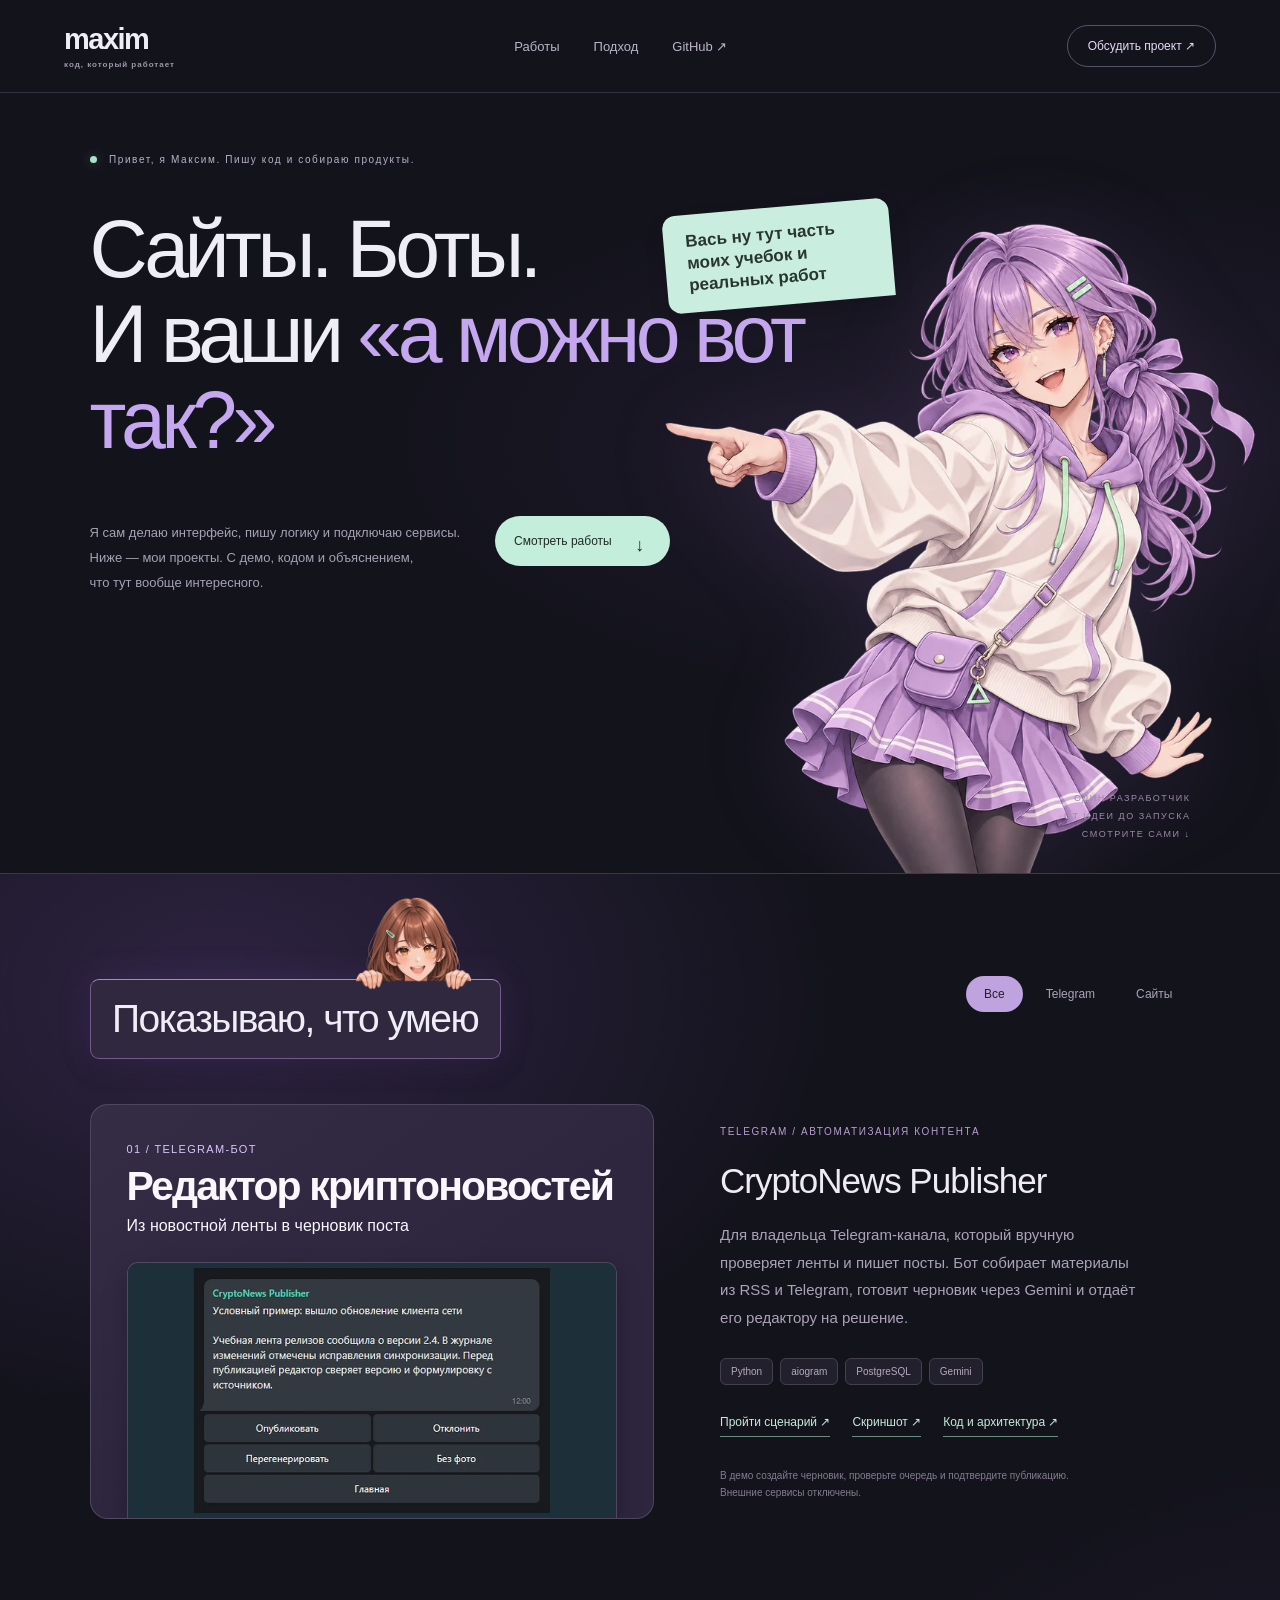
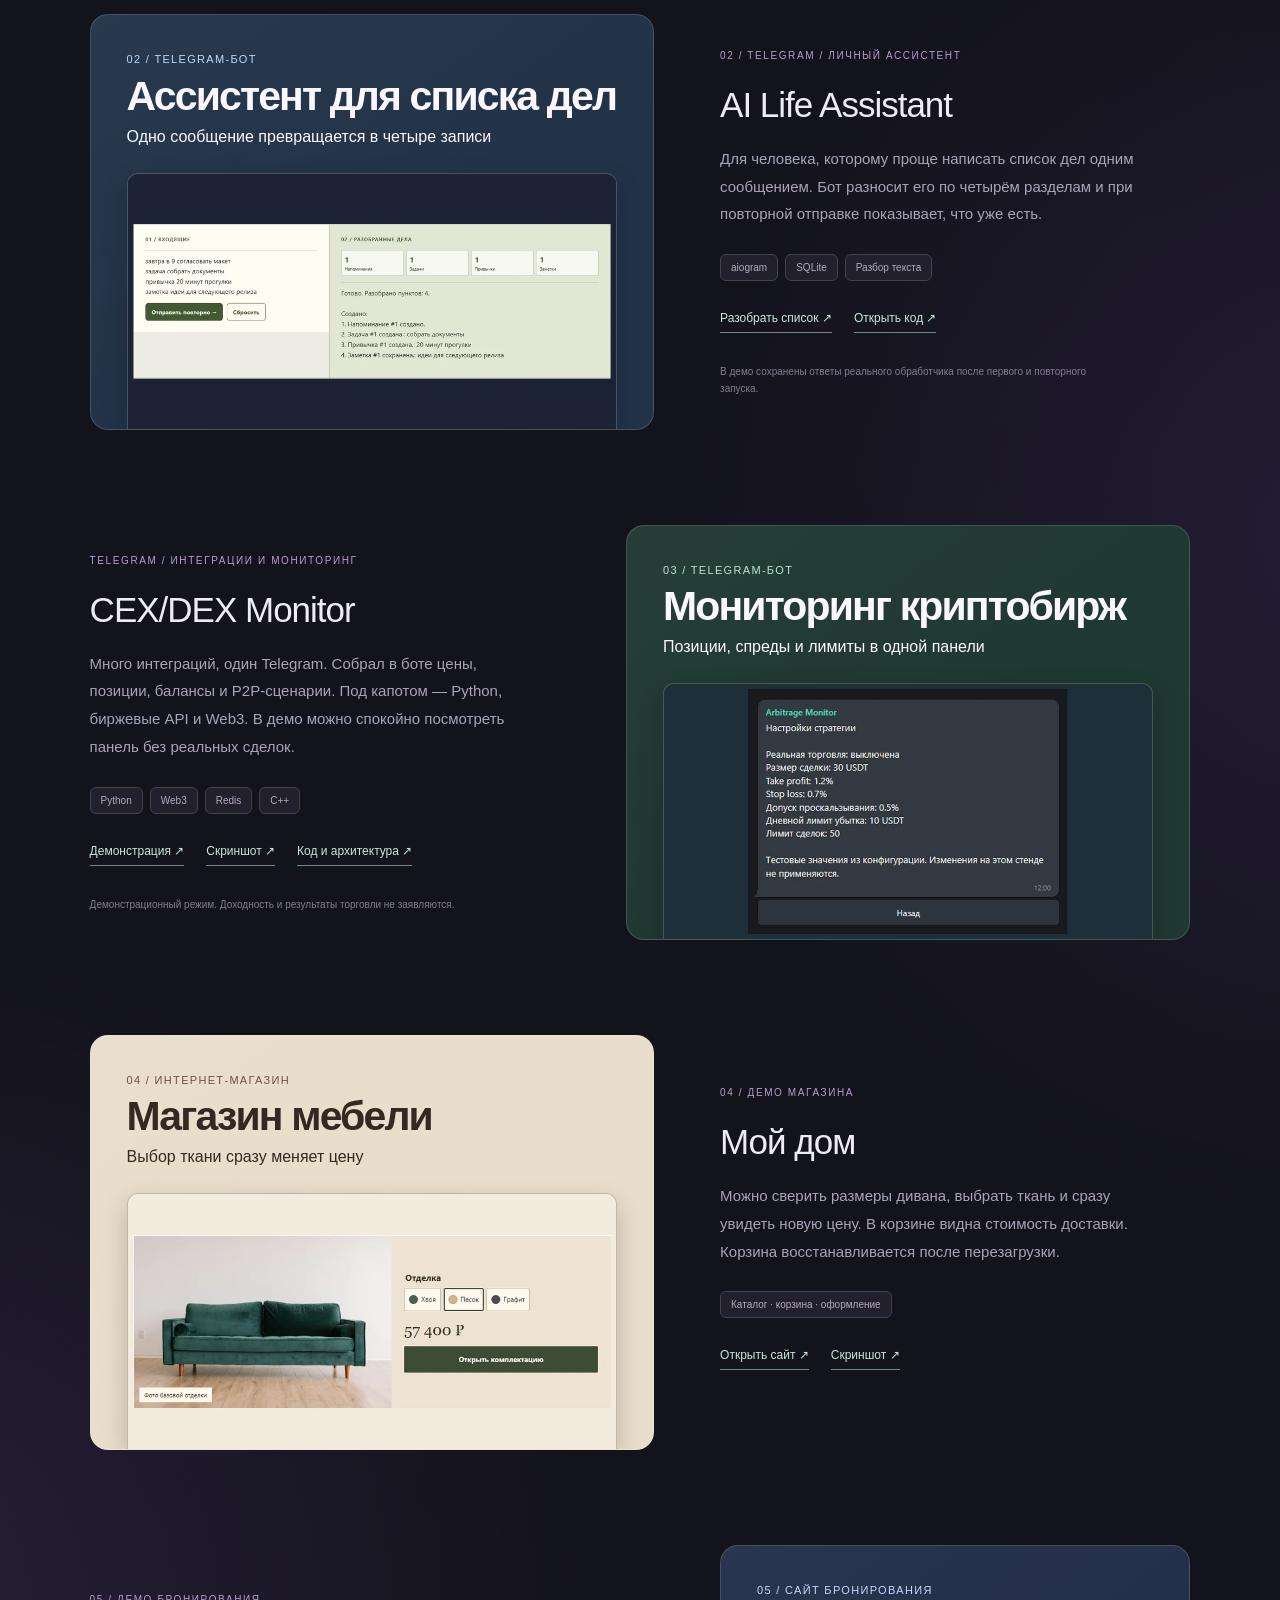
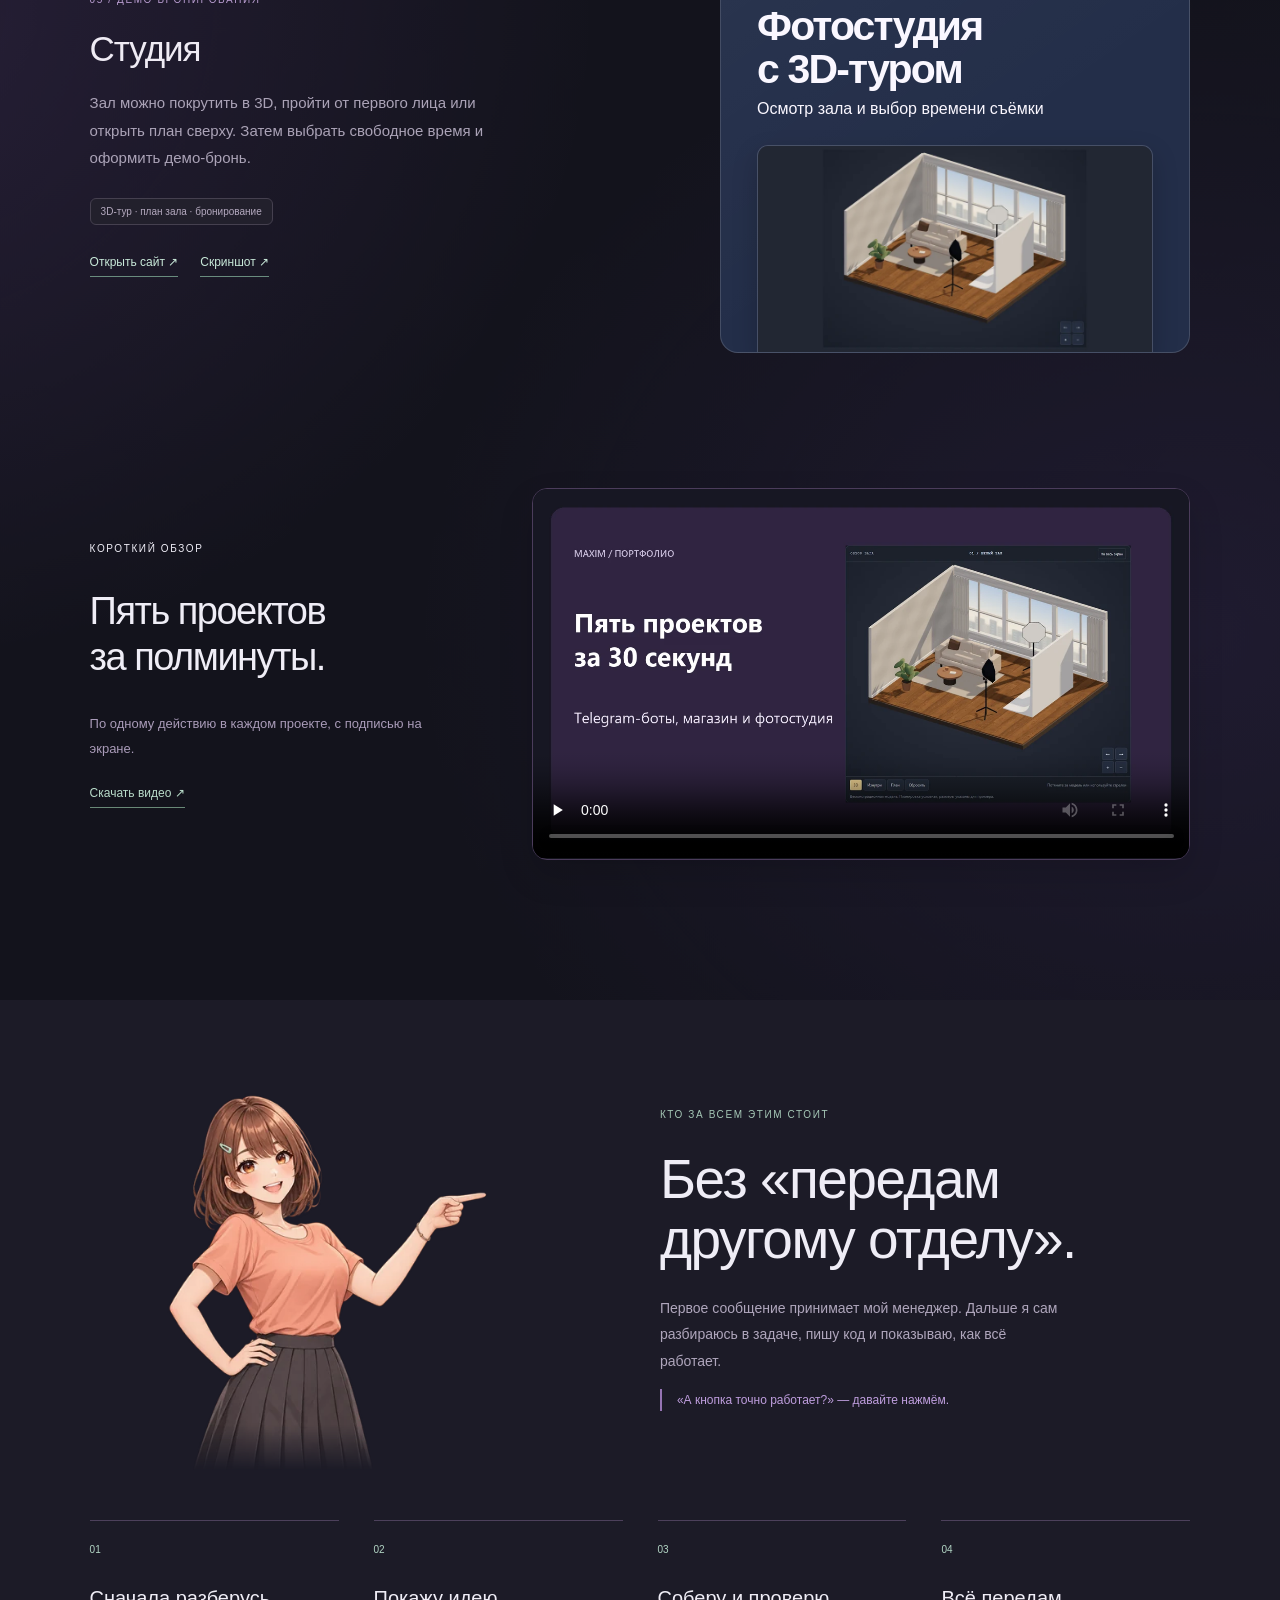
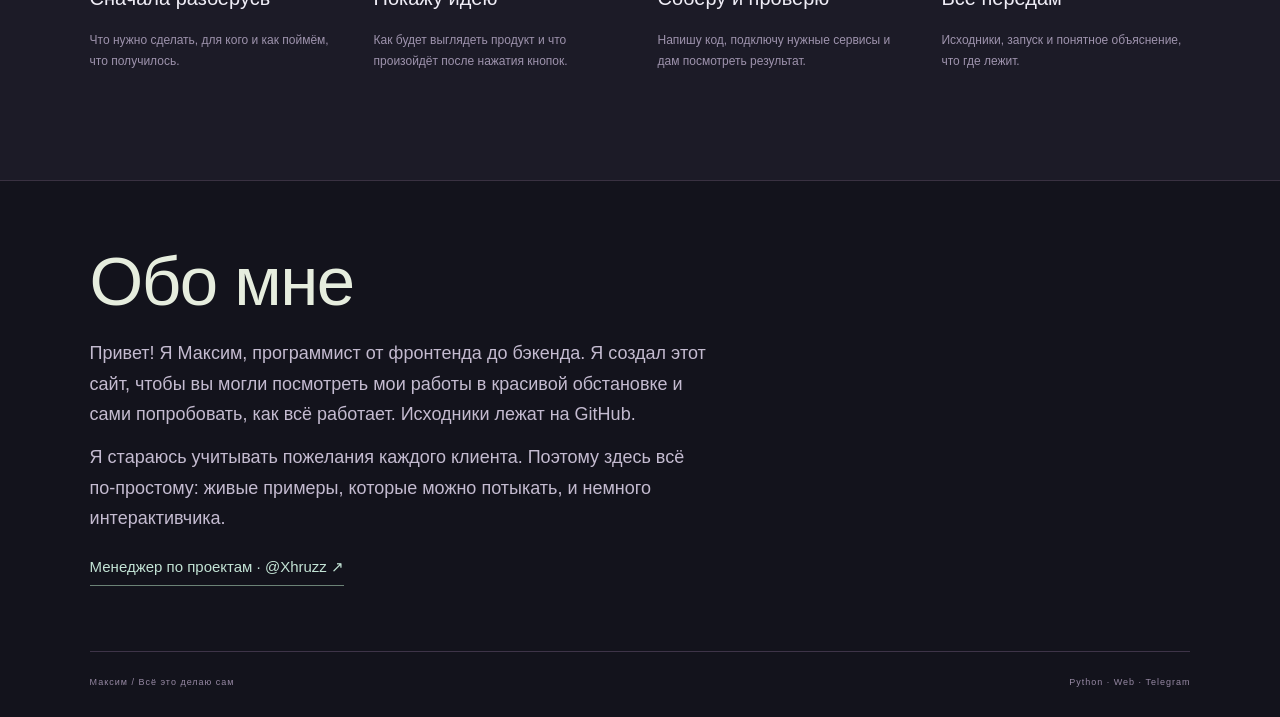
<file: index.html>
<!doctype html>
<html lang="ru"><head><meta charset="utf-8"><meta name="viewport" content="width=device-width,initial-scale=1"><meta name="description" content="Максим — сайты, веб-сервисы и Telegram-боты. Примеры интерфейсов, автоматизации и интеграций."><title>Максим — разработка цифровых продуктов</title><link rel="stylesheet" href="style.css"><link rel="stylesheet" href="personality.css?v=5"><link rel="stylesheet" href="work-covers.css?v=2"></head>
<body><header><a class="brand" href="#">maxim<span>код, который работает</span></a><nav><a href="#work">Работы</a><a href="#approach">Подход</a><a href="https://github.com/Max0209-web" target="_blank" rel="noreferrer">GitHub ↗</a></nav><a class="contact" aria-label="Обсудить проект с менеджером" href="https://t.me/Xhruzz">Обсудить проект ↗</a></header>
<main><section class="hero"><div class="eyebrow"><span class="dot"></span> Привет, я Максим. Пишу код и собираю продукты.</div><h1>Сайты. Боты.<br>И ваши <em>«а можно вот так?»</em></h1><div class="hero-character"><div class="speech">Вась ну тут часть моих учебок и реальных работ</div><img src="assets/yuki-pointing-800.webp" alt="Аниме-персонаж указывает на примеры работ" width="1199" height="1312" decoding="async" srcset="assets/yuki-pointing-480.webp 480w, assets/yuki-pointing-800.webp 800w, assets/yuki-pointing-1200.webp 1200w" sizes="(max-width: 600px) 88vw, (max-width: 1050px) 480px, min(48vw, 700px)" fetchpriority="high"></div><div class="hero-bottom"><p>Я сам делаю интерфейс, пишу логику и подключаю сервисы.<br> Ниже — мои проекты. С демо, кодом и объяснением,<br> что тут вообще интересного.</p><a class="round-link" href="#work">Смотреть работы <span>↓</span></a><a class="hero-manager" href="https://t.me/Xhruzz">Менеджер · @Xhruzz ↗</a></div><div class="hero-index">ОДИН РАЗРАБОТЧИК<br>ОТ ИДЕИ ДО ЗАПУСКА<br>СМОТРИТЕ САМИ ↓</div></section>
<section id="work" class="work"><div class="section-top"><div class="work-heading"><div class="peek" aria-hidden="true"><img src="assets/mika-grip-320.webp" alt="" width="1568" height="1003" decoding="async" loading="lazy"></div><h2>Показываю, что умею</h2></div><div class="filters" aria-label="Фильтр работ"><button class="active" data-filter="all">Все</button><button data-filter="bot">Telegram</button><button data-filter="web">Сайты</button></div></div>
<article class="project" data-type="bot"><a class="work-cover cover-crypto" href="demo.html?project=crypto">
    <span class="cover-label">01 / TELEGRAM-БОТ</span>
    <strong>Редактор криптоновостей</strong>
    <span class="cover-summary">Из новостной ленты в черновик поста</span>
    <img src="media/cover-crypto.webp" alt="Предпросмотр публикации в Telegram" loading="lazy" decoding="async" width="900" height="470">
  </a><div class="project-info"><div class="eyebrow">TELEGRAM / АВТОМАТИЗАЦИЯ КОНТЕНТА</div><h3>CryptoNews Publisher</h3><p>Для владельца Telegram-канала, который вручную проверяет ленты и пишет посты. Бот собирает материалы из RSS и Telegram, готовит черновик через Gemini и отдаёт его редактору на решение.</p><div class="tags"><span>Python</span><span>aiogram</span><span>PostgreSQL</span><span>Gemini</span></div><div class="project-actions"><a href="demo.html?project=crypto">Пройти сценарий ↗</a><a href="media/02-cryptonews.png" download>Скриншот ↗</a><a href="https://github.com/Max0209-web/cryptonews-publisher">Код и архитектура ↗</a></div><small>В демо создайте черновик, проверьте очередь и подтвердите публикацию. Внешние сервисы отключены.</small></div></article>
<article class="project concept-card" data-type="bot">
  <a class="work-cover cover-life" href="life.html">
    <span class="cover-label">02 / TELEGRAM-БОТ</span>
    <strong>Ассистент для списка дел</strong>
    <span class="cover-summary">Одно сообщение превращается в четыре записи</span>
    <img src="media/cover-life.webp" alt="Разбор сообщения на задачу, напоминание, привычку и заметку" loading="lazy" decoding="async" width="900" height="470">
  </a>
  <div class="project-info">
    <div class="eyebrow">02 / TELEGRAM / ЛИЧНЫЙ АССИСТЕНТ</div>
    <h3>AI Life Assistant</h3>
    <p>Для человека, которому проще написать список дел одним сообщением. Бот разносит его по четырём разделам и при повторной отправке показывает, что уже есть.</p>
    <div class="tags"><span>aiogram</span><span>SQLite</span><span>Разбор текста</span></div>
    <div class="project-actions"><a href="life.html">Разобрать список ↗</a><a href="https://github.com/Max0209-web/ai-life-assistant-telegram">Открыть код ↗</a></div>
    <small>В демо сохранены ответы реального обработчика после первого и повторного запуска.</small>
  </div>
</article>
<article class="project reverse" data-type="bot"><a class="work-cover cover-market" href="demo.html?project=arbitrage">
    <span class="cover-label">03 / TELEGRAM-БОТ</span>
    <strong>Мониторинг криптобирж</strong>
    <span class="cover-summary">Позиции, спреды и лимиты в одной панели</span>
    <img src="media/cover-market.webp" alt="Панель настроек торговой стратегии" loading="lazy" decoding="async" width="900" height="470">
  </a><div class="project-info"><div class="eyebrow">TELEGRAM / ИНТЕГРАЦИИ И МОНИТОРИНГ</div><h3>CEX/DEX Monitor</h3><p>Много интеграций, один Telegram. Собрал в боте цены, позиции, балансы и P2P-сценарии. Под капотом — Python, биржевые API и Web3. В демо можно спокойно посмотреть панель без реальных сделок.</p><div class="tags"><span>Python</span><span>Web3</span><span>Redis</span><span>C++</span></div><div class="project-actions"><a href="demo.html?project=arbitrage">Демонстрация ↗</a><a href="media/03-arbitrage.png" download>Скриншот ↗</a><a href="https://github.com/Max0209-web/cex-dex-arbitrage-monitor">Код и архитектура ↗</a></div><small>Демонстрационный режим. Доходность и результаты торговли не заявляются.</small></div></article>

<article class="project concept-card" data-type="web">
  <a class="work-cover cover-nord" href="products/nord.html">
    <span class="cover-label">04 / ИНТЕРНЕТ-МАГАЗИН</span>
    <strong>Магазин мебели</strong>
    <span class="cover-summary">Выбор ткани сразу меняет цену</span>
    <img src="media/cover-nord.webp" alt="Карточка дивана с вариантами отделки и ценой" loading="lazy" decoding="async" width="900" height="470">
  </a>
  <div class="project-info"><div class="eyebrow">04 / ДЕМО МАГАЗИНА</div><h3>Мой дом</h3><p>Можно сверить размеры дивана, выбрать ткань и сразу увидеть новую цену. В корзине видна стоимость доставки. Корзина восстанавливается после перезагрузки.</p>
    <div class="tags"><span>Каталог · корзина · оформление</span></div><div class="project-actions"><a href="products/nord.html">Открыть сайт ↗</a><a href="media/nord.png?v=2" download>Скриншот ↗</a></div>
  </div>
</article>

<article class="project concept-card" data-type="web">
  <a class="work-cover cover-studio" href="products/kadr.html">
    <span class="cover-label">05 / САЙТ БРОНИРОВАНИЯ</span>
    <strong>Фотостудия с 3D-туром</strong>
    <span class="cover-summary">Осмотр зала и выбор времени съёмки</span>
    <img src="media/cover-studio.webp" alt="Объёмный вид фотозала с окнами и оборудованием" loading="lazy" decoding="async" width="900" height="470">
  </a>
  <div class="project-info"><div class="eyebrow">05 / ДЕМО БРОНИРОВАНИЯ</div><h3>Студия</h3><p>Зал можно покрутить в 3D, пройти от первого лица или открыть план сверху. Затем выбрать свободное время и оформить демо-бронь.</p>
    <div class="tags"><span>3D-тур · план зала · бронирование</span></div><div class="project-actions"><a href="products/kadr.html">Открыть сайт ↗</a><a href="media/kadr.png?v=3" download>Скриншот ↗</a></div>
  </div>
</article>
<section class="watch"><div><div class="eyebrow">КОРОТКИЙ ОБЗОР</div><h2>Пять проектов<br>за полминуты.</h2><p>По одному действию в каждом проекте, с подписью на экране.</p><a href="media/portfolio-walkthrough.mp4?v=4" download>Скачать видео ↗</a></div><video controls playsinline preload="none" poster="media/walkthrough-poster.webp" aria-label="Короткий обзор пяти проектов"><source src="media/portfolio-walkthrough.mp4?v=4" type="video/mp4"></video></section>
</section><section class="approach" id="approach"><div class="about-lead"><div class="about-character"><img src="assets/mika-pointing-400.webp" alt="Аниме-персонаж показывает на рассказ о разработчике" width="1024" height="1536" decoding="async" srcset="assets/mika-pointing-400.webp 400w, assets/mika-pointing-720.webp 720w" sizes="(max-width: 800px) 230px, 330px" loading="lazy"></div><div><div class="eyebrow">КТО ЗА ВСЕМ ЭТИМ СТОИТ</div><h2>Без «передам<br>другому отделу».</h2><p>Первое сообщение принимает мой менеджер. Дальше я сам разбираюсь в задаче, пишу код и показываю, как всё работает.</p><p class="aside-joke">«А кнопка точно работает?» — давайте нажмём.</p></div></div><div class="steps"><div><span>01</span><h3>Сначала разберусь</h3><p>Что нужно сделать, для кого и как поймём, что получилось.</p></div><div><span>02</span><h3>Покажу идею</h3><p>Как будет выглядеть продукт и что произойдёт после нажатия кнопок.</p></div><div><span>03</span><h3>Соберу и проверю</h3><p>Напишу код, подключу нужные сервисы и дам посмотреть результат.</p></div><div><span>04</span><h3>Всё передам</h3><p>Исходники, запуск и понятное объяснение, что где лежит.</p></div></div></section><footer><h2>Обо мне</h2>
<div class="footer-about">
  <p>Привет! Я Максим, программист от фронтенда до бэкенда. Я создал этот сайт, чтобы вы могли посмотреть мои работы в красивой обстановке и сами попробовать, как всё работает. Исходники лежат на GitHub.</p>
  <p>Я стараюсь учитывать пожелания каждого клиента. Поэтому здесь всё по-простому: живые примеры, которые можно потыкать, и немного интерактивчика.</p>
</div>
<a href="https://t.me/Xhruzz">Менеджер по проектам · @Xhruzz ↗</a><div class="footer-bottom"><span>Максим / Всё это делаю сам</span><span>Python · Web · Telegram</span></div></footer></main><script src="app.js?v=2"></script></body></html>
</file>
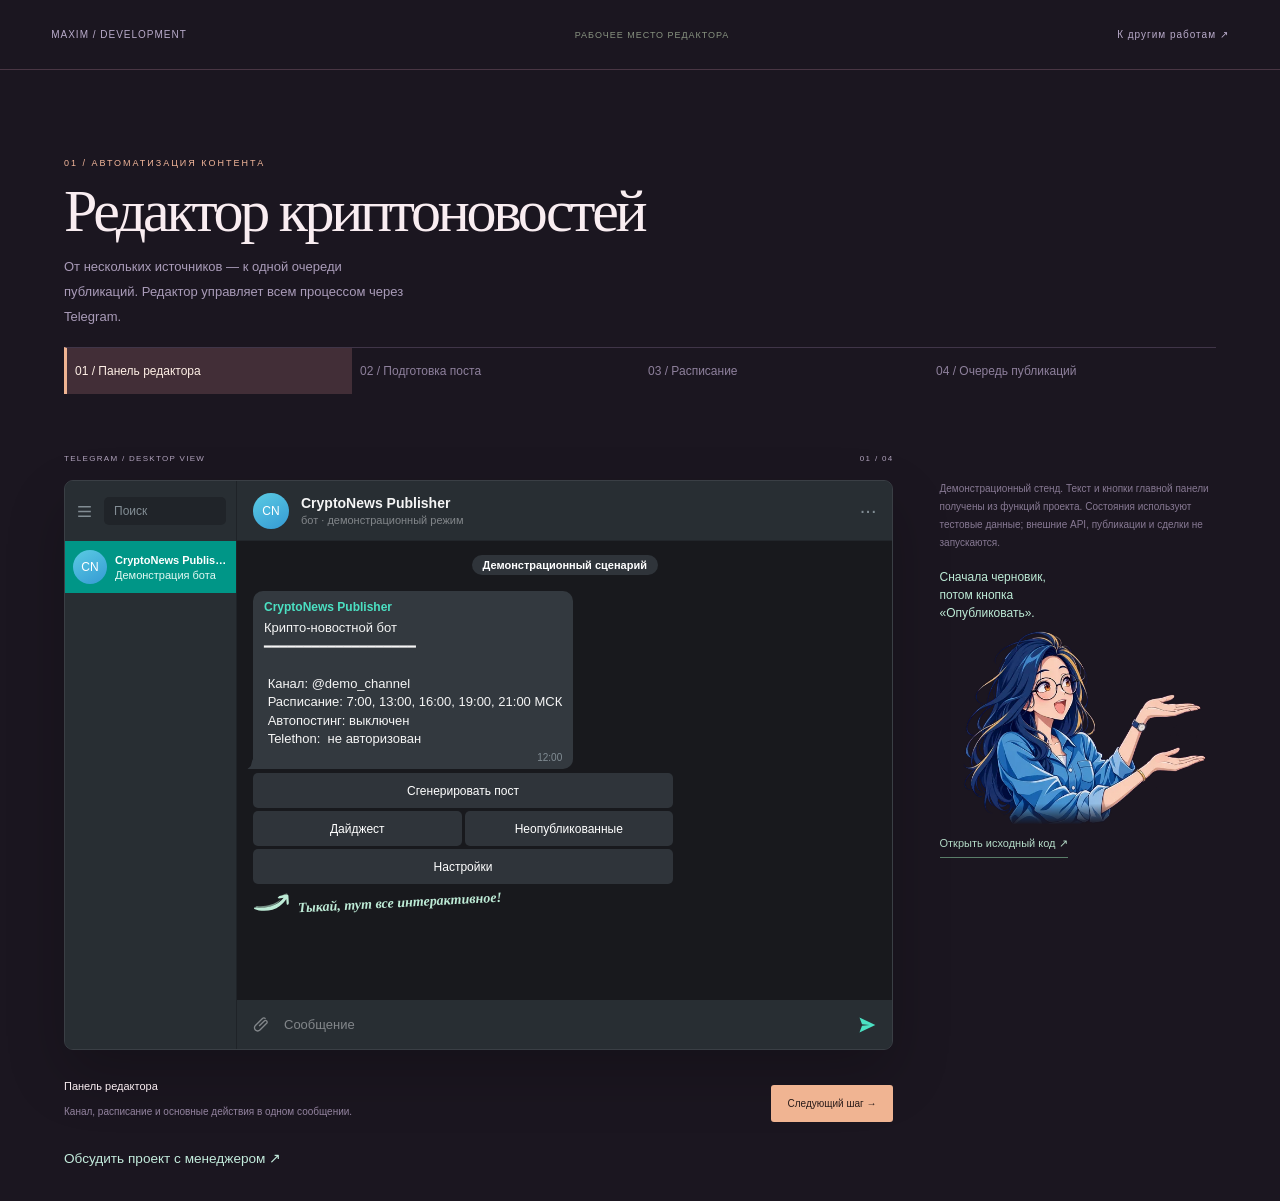
<file: demo.html>
<!doctype html><html lang="ru"><head><meta charset="utf-8"><meta name="viewport" content="width=device-width,initial-scale=1"><title>Демонстрация Telegram-продукта</title><link rel="stylesheet" href="demo.css"><link rel="stylesheet" href="demo-personality.css?v=2"><link rel="stylesheet" href="demo-telegram-night.css?v=3"><link rel="stylesheet" href="demo-layouts.css"></head><body><header><a href="index.html">MAXIM / DEVELOPMENT</a><span class="editor-label">РАБОЧЕЕ МЕСТО РЕДАКТОРА</span><span class="market-label">КОНСОЛЬ МОНИТОРИНГА</span><a href="index.html#work">К другим работам ↗</a></header><main><section class="story"><div class="eyebrow" id="number"></div><h1 id="title"></h1><p id="description"></p><div class="chapters" id="chapters"></div></section><aside class="market-status" aria-label="Состояние мониторинга"><div><span>ИСТОЧНИК</span><strong>Bybit</strong></div><div><span>СЕТЬ</span><strong>Arbitrum</strong></div><div><span>ИСПОЛНЕНИЕ</span><strong>Отключено</strong></div></aside><aside class="demo-extras"><div class="note">Демонстрационный стенд. Текст и кнопки главной панели получены из функций проекта. Состояния используют тестовые данные; внешние API, публикации и сделки не запускаются.</div><div class="demo-guide"><span id="guide-copy">Попробуй меню справа.</span><img src="assets/demo-presenter-480.webp" alt="" width="1448" height="1086" decoding="async" srcset="assets/demo-presenter-480.webp 480w, assets/demo-presenter-880.webp 880w" sizes="(max-width: 850px) 225px, 440px" loading="lazy"></div><a id="source" class="source">Открыть исходный код ↗</a></aside><section class="stage"><div class="stage-caption"><span>TELEGRAM / DESKTOP VIEW</span><span id="counter"></span></div><div class="telegram"><aside class="tg-sidebar" aria-hidden="true">
  <div class="tg-search-row">
    <svg viewBox="0 0 24 24" width="19" height="19" fill="none" stroke="currentColor" stroke-width="2"><path d="M4 6h16M4 12h16M4 18h16"/></svg>
    <span class="tg-search">Поиск</span>
  </div>
  <div class="tg-conversation">
    <span class="avatar" id="sidebar-avatar"></span>
    <div class="tg-conversation-copy"><strong id="sidebar-title"></strong><small>Демонстрация бота</small></div>
  </div>
</aside><div class="tg-chat"><div class="tg-header"><div id="avatar" class="avatar"></div><div><div id="chat-title"></div><small>бот · демонстрационный режим</small></div><span class="more">···</span></div><div class="chat-area"><span class="date">Демонстрационный сценарий</span><div class="bubble"><div class="sender" id="sender"></div><div id="message" class="message"></div><div class="time">12:00</div></div><div class="keyboard" id="keyboard"></div>
<div class="interaction-hint">
  <span>Тыкай, тут все интерактивное!</span>
  <svg width="38" height="19" viewBox="0 0 88 44" aria-hidden="true" focusable="false">
    <path fill="currentColor" d="M3 7C19 0 46 1 62 14c7 5 12 11 15 16l1-12 3-2 2 4-1 18-3 3-18-4-4-4 3-2 11 2C58 15 33 8 8 11L2 10z"/>
    <path fill="currentColor" opacity=".55" d="M5 12c23-5 44 1 56 13l3 4C48 16 27 12 9 14zm65 26 10 4-3 1-10-4z"/>
  </svg>
</div><div id="feedback" aria-live="polite"></div></div><div class="composer" aria-hidden="true">
  <svg viewBox="0 0 24 24" width="19" height="19" fill="none" stroke="currentColor" stroke-width="1.7"><path d="m9 14 6.5-6.5a2.1 2.1 0 0 1 3 3L10 19a4 4 0 0 1-5.7-5.7l8.6-8.6a3 3 0 0 1 4.2 0"/></svg>
  <span class="tg-placeholder">Сообщение</span>
  <svg viewBox="0 0 24 24" width="20" height="20" fill="currentColor"><path d="m3 3 19 9-19 9 3-8 9-1-9-1z"/></svg>
</div></div></div><div class="stage-bottom"><div><span id="step-label"></span><p id="step-description"></p></div><button id="next">Следующий шаг →</button></div><div class="demo-contact"><a href="https://t.me/Xhruzz">Обсудить проект с менеджером ↗</a></div></section></main><script src="demo.js?v=4"></script></body></html>
</file>
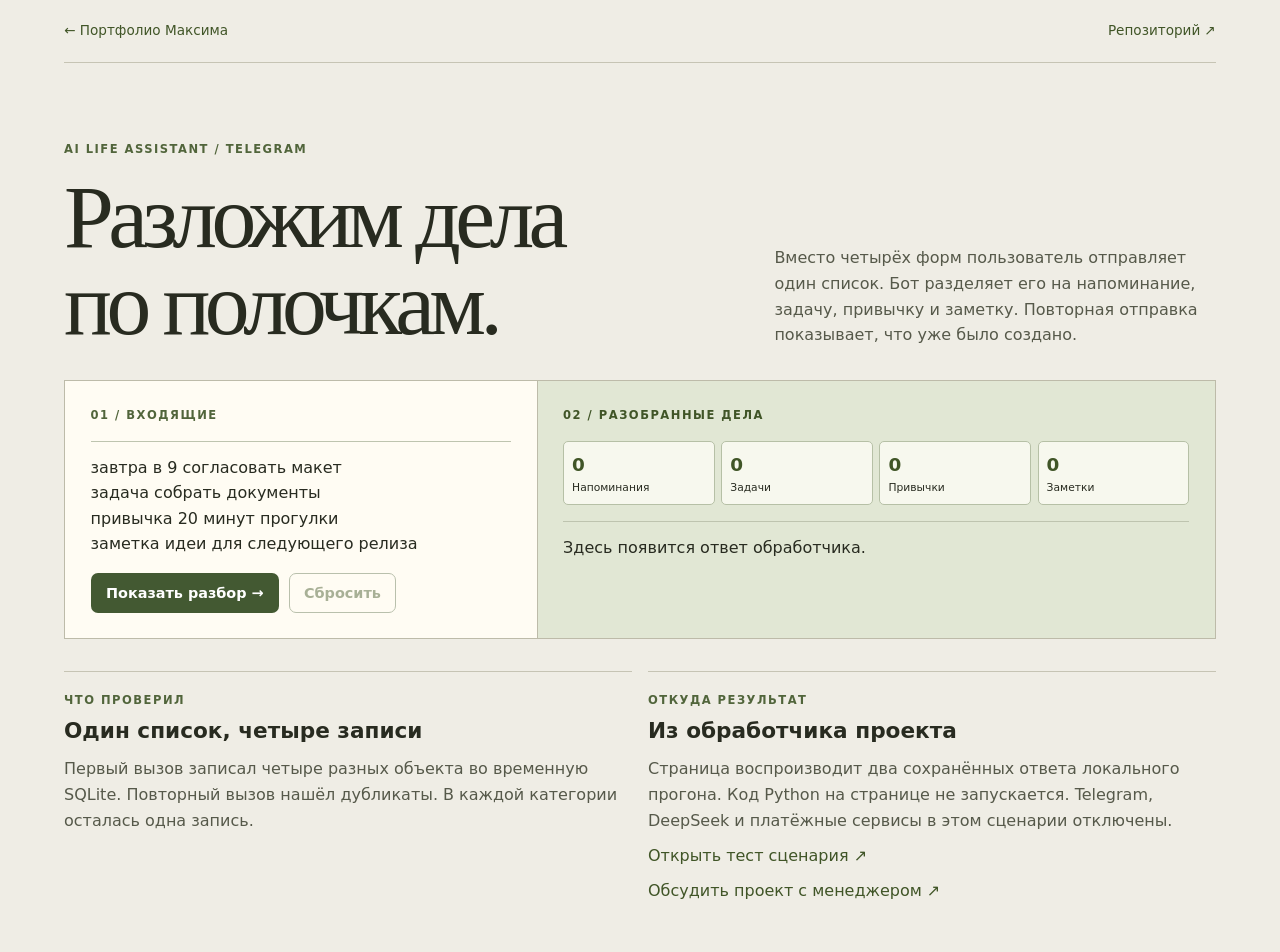
<file: life.html>
<!doctype html>
<html lang="ru">
<head>
  <meta charset="utf-8">
  <meta name="viewport" content="width=device-width,initial-scale=1">
  <title>AI Life Assistant — разбор списка дел</title>
  <link rel="stylesheet" href="case.css?v=3">
  <script src="life.js" defer></script>
</head>
<body>
  <header class="top"><a href="index.html#work">← Портфолио Максима</a><a href="https://github.com/Max0209-web/ai-life-assistant-telegram">Репозиторий ↗</a></header>
  <main>
    <section class="intro">
      <p class="kicker">AI LIFE ASSISTANT / TELEGRAM</p>
      <h1>Разложим дела<br>по полочкам.</h1>
      <p>Вместо четырёх форм пользователь отправляет один список. Бот разделяет его на напоминание, задачу, привычку и заметку. Повторная отправка показывает, что уже было создано.</p>
    </section>
    <section class="scenario" aria-label="Разбор списка дел">
      <div class="input-card">
        <p class="kicker">01 / ВХОДЯЩИЕ</p>
        <pre id="example">Загрузка примера…</pre>
        <div class="controls"><button type="button" id="run" disabled>Показать разбор →</button><button type="button" id="reset" class="secondary" disabled>Сбросить</button></div>
      </div>
      <div class="output-card">
        <p class="kicker">02 / РАЗОБРАННЫЕ ДЕЛА</p>
        <div class="counts" id="counts" aria-label="Записи в SQLite"></div>
        <pre id="result" aria-live="polite">Здесь появится ответ обработчика.</pre>
      </div>
    </section>
    <section class="notes">
      <div><p class="kicker">ЧТО ПРОВЕРИЛ</p><h2>Один список, четыре записи</h2><p>Первый вызов записал четыре разных объекта во временную SQLite. Повторный вызов нашёл дубликаты. В каждой категории осталась одна запись.</p></div>
      <div><p class="kicker">ОТКУДА РЕЗУЛЬТАТ</p><h2>Из обработчика проекта</h2><p>Страница воспроизводит два сохранённых ответа локального прогона. Код Python на странице не запускается. Telegram, DeepSeek и платёжные сервисы в этом сценарии отключены.</p><a href="https://github.com/Max0209-web/ai-life-assistant-telegram/blob/50a4014494fc05be34cf8fd3c395af3b0f195e68/tests/test_quick_add.py">Открыть тест сценария ↗</a><p><a href="https://t.me/Xhruzz">Обсудить проект с менеджером ↗</a></p></div>
    </section>
  </main>
</body>
</html>
</file>
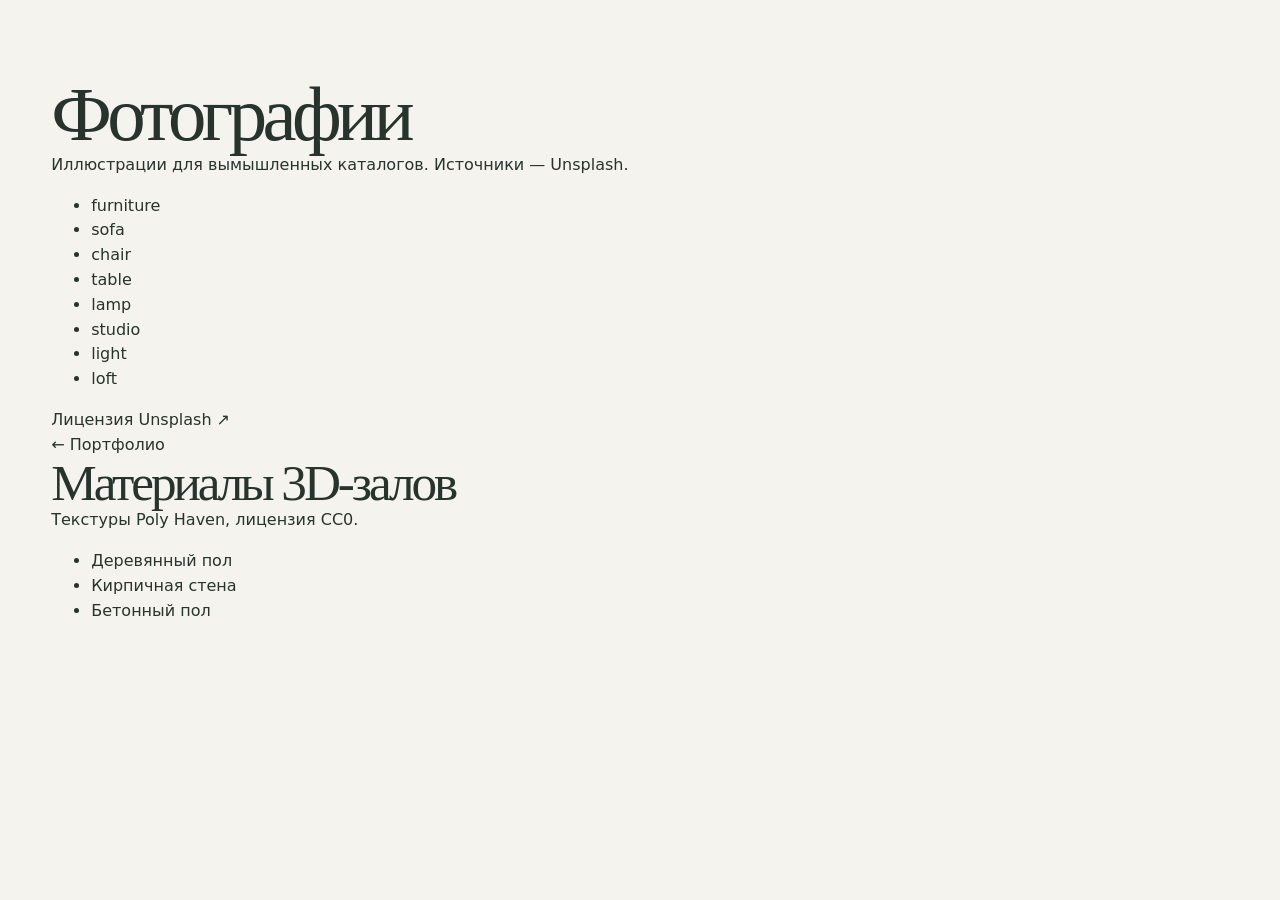
<file: products/credits.html>
<!doctype html><html lang="ru"><head><meta charset="utf-8"><meta name="viewport" content="width=device-width,initial-scale=1"><title>Фотографии</title><link rel="stylesheet" href="shop.css"></head><body class="nord"><main class="wrap catalog"><h1>Фотографии</h1><p>Иллюстрации для вымышленных каталогов. Источники — Unsplash.</p><ul><li><a href="https://images.unsplash.com/photo-1600210492486-724fe5c67fb0">furniture</a></li><li><a href="https://images.unsplash.com/photo-1555041469-a586c61ea9bc">sofa</a></li><li><a href="https://images.unsplash.com/photo-1567538096630-e0c55bd6374c">chair</a></li><li><a href="https://images.unsplash.com/photo-1533090481720-856c6e3c1fdc">table</a></li><li><a href="https://images.unsplash.com/photo-1507473885765-e6ed057f782c">lamp</a></li><li><a href="https://images.unsplash.com/photo-1600607687939-ce8a6c25118c">studio</a></li><li><a href="https://images.unsplash.com/photo-1600566753086-00f18fb6b3ea">light</a></li><li><a href="https://images.unsplash.com/photo-1497366754035-f200968a6e72">loft</a></li></ul><p><a href="https://unsplash.com/license">Лицензия Unsplash ↗</a></p><p><a href="../index.html#work">← Портфолио</a></p><section><h2>Материалы 3D-залов</h2><p>Текстуры Poly Haven, лицензия CC0.</p><ul><li><a href="https://polyhaven.com/a/wood_floor">Деревянный пол</a></li><li><a href="https://polyhaven.com/a/brick_wall_001">Кирпичная стена</a></li><li><a href="https://polyhaven.com/a/concrete_floor_02">Бетонный пол</a></li></ul></section>
</main></body></html>
</file>
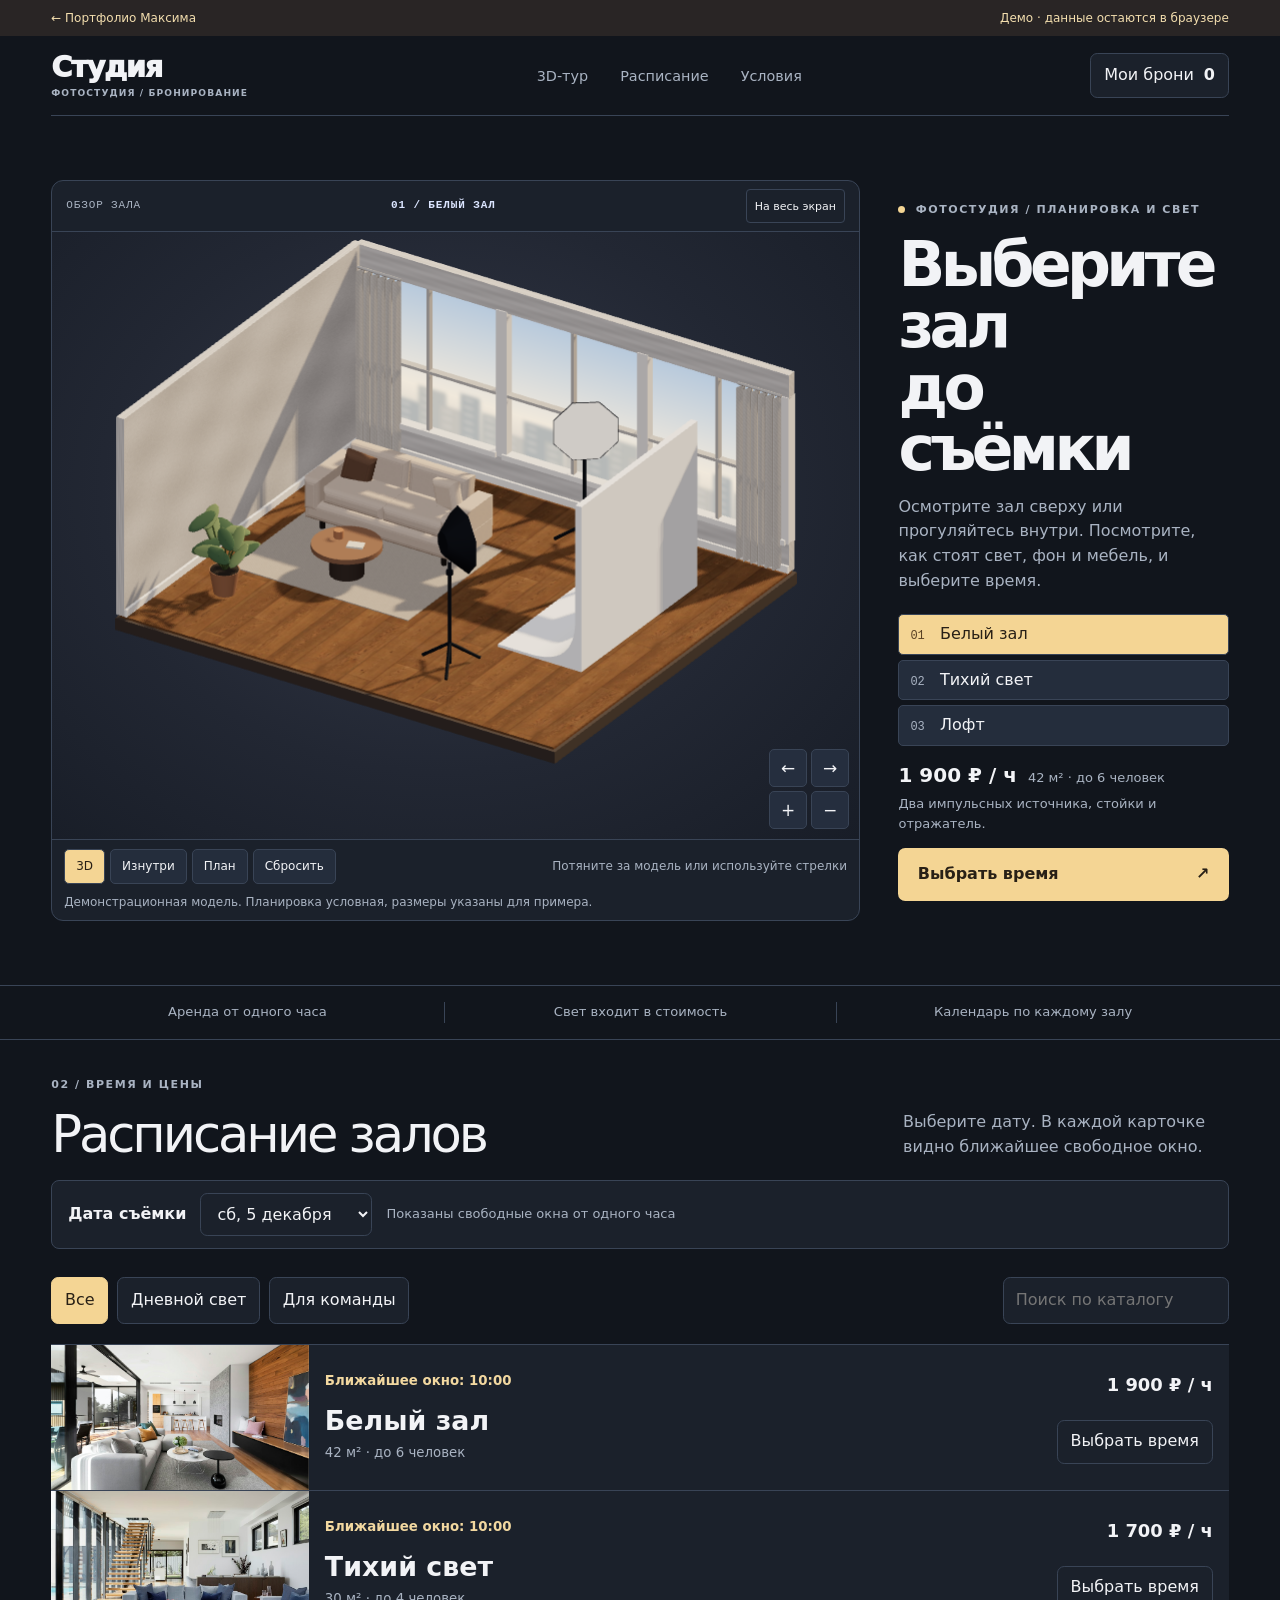
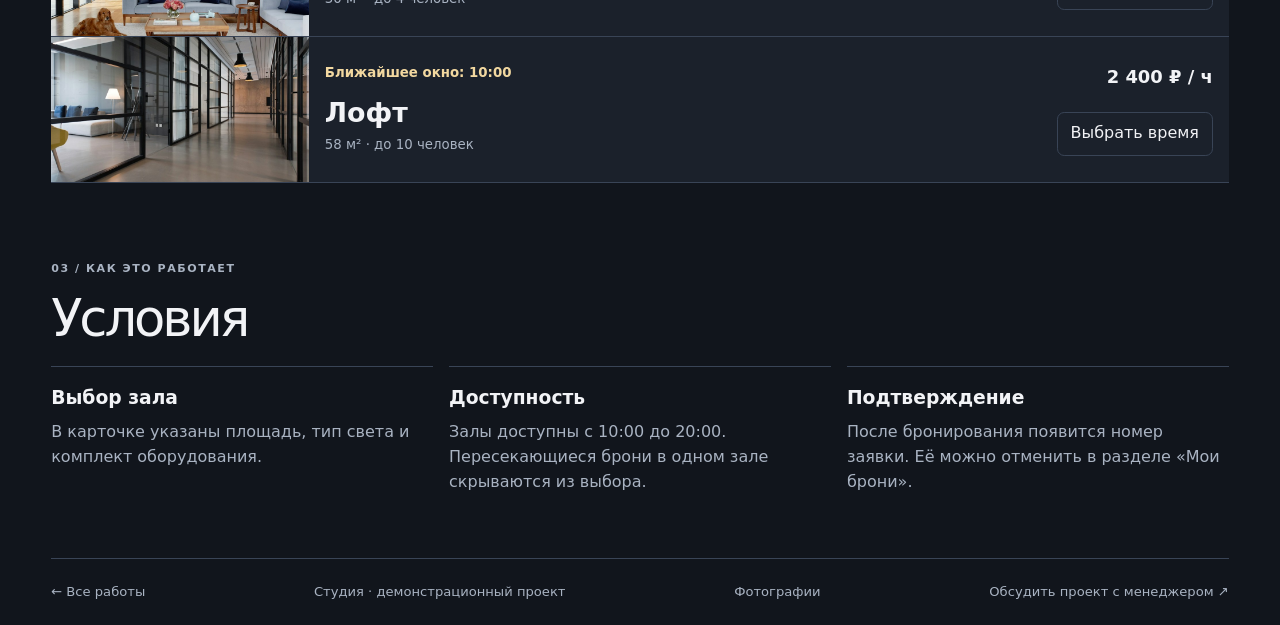
<file: products/kadr.html>
<!doctype html>
<html lang="ru">
<head>
  <meta charset="utf-8">
  <meta name="viewport" content="width=device-width, initial-scale=1">
  <meta name="description" content="Посмотрите 3D-планировку фотозалов, проверьте оборудование и выберите свободное время.">
  <title>Студия — 3D-тур по фотозалам</title>
  <link rel="stylesheet" href="shop.css?v=2">
  <link rel="stylesheet" href="studio.css?v=4">
  <script src="catalog.js?v=2" defer></script>
  <script src="shop.js?v=3" defer></script>
  <script src="studio.js?v=4" defer></script>
</head>
<body class="kadr" data-product="kadr">
  <div class="demo-bar"><a href="../index.html#work">← Портфолио Максима</a><span>Демо · данные остаются в браузере</span></div>
  <header class="site-header">
    <a class="wordmark" href="kadr.html">Студия<span>ФОТОСТУДИЯ / БРОНИРОВАНИЕ</span></a>
    <nav aria-label="Навигация"><a href="#tour">3D-тур</a><a href="#catalog">Расписание</a><a href="#details">Условия</a></nav>
    <button class="header-button" type="button" id="open-cart">Мои брони <span id="cart-count">0</span></button>
  </header>
  <main>
    <section class="studio-tour wrap" id="tour" aria-labelledby="tour-title">
      <div class="tour-intro">
        <p class="kicker"><span></span> ФОТОСТУДИЯ / ПЛАНИРОВКА И СВЕТ</p>
        <h1 id="tour-title">Выберите зал<br>до съёмки</h1>
        <p class="tour-lead">Осмотрите зал сверху или прогуляйтесь внутри. Посмотрите, как стоят свет, фон и мебель, и выберите время.</p>
        <div class="room-switch" aria-label="Выбор зала">
          <button type="button" data-room="white" aria-pressed="true"><span>01</span> Белый зал</button>
          <button type="button" data-room="soft" aria-pressed="false"><span>02</span> Тихий свет</button>
          <button type="button" data-room="loft" aria-pressed="false"><span>03</span> Лофт</button>
        </div>
        <div class="room-summary" aria-live="polite">
          <strong id="room-price">1 900 ₽ / ч</strong>
          <span id="room-detail">42 м² · до 6 человек</span>
          <p id="room-equipment">Два импульсных источника, стойки и отражатель.</p>
        </div>
        <button class="primary tour-book" id="studio-book" data-item="white" type="button">Выбрать время <span aria-hidden="true">↗</span></button>
      </div>
      <figure class="tour-view">
        <div class="view-bar"><span>ОБЗОР ЗАЛА</span><strong id="view-room">01 / БЕЛЫЙ ЗАЛ</strong><button id="view-fullscreen" type="button" hidden>На весь экран</button></div>
        <div class="view-surface" id="studio-surface">
          <canvas id="studio-canvas" tabindex="0" aria-describedby="view-help" aria-label="Интерактивная 3D-модель выбранного зала" hidden></canvas>
          <svg id="studio-plan" viewBox="0 0 520 350" role="img" aria-label="Схема выбранного зала"></svg>
          <div class="walk-tools" id="walk-tools" aria-label="Перемещение по залу" hidden>
            <button type="button" data-camera="forward" aria-label="Шаг вперёд">↑</button>
            <button type="button" data-camera="strafe-left" aria-label="Шаг влево">←</button>
            <button type="button" data-camera="backward" aria-label="Шаг назад">↓</button>
            <button type="button" data-camera="strafe-right" aria-label="Шаг вправо">→</button>
          </div>
          <div class="view-tools" id="view-tools" hidden>
            <button type="button" data-camera="left" aria-label="Повернуть влево">←</button>
            <button type="button" data-camera="right" aria-label="Повернуть вправо">→</button>
            <button type="button" data-camera="zoom-in" aria-label="Приблизить">+</button>
            <button type="button" data-camera="zoom-out" aria-label="Отдалить">−</button>
          </div>
        </div>
        <div class="view-footer">
          <div class="view-modes" aria-label="Режим просмотра">
            <button type="button" data-view="orbit" aria-pressed="true" disabled>3D</button>
            <button type="button" data-view="inside" aria-pressed="false" disabled>Изнутри</button>
            <button type="button" data-view="plan" aria-pressed="false">План</button>
            <button type="button" data-view="reset" disabled>Сбросить</button>
          </div>
          <span id="view-help" role="status">Загружается 3D-модель…</span>
        </div>
        <figcaption>Демонстрационная модель. Планировка условная, размеры указаны для примера.</figcaption>
      </figure>
    </section>
    <div class="benefits" id="benefits"></div>
    <section class="catalog wrap" id="catalog">
      <div class="section-title"><div><p class="kicker">02 / ВРЕМЯ И ЦЕНЫ</p><h2>Расписание залов</h2></div><p>Выберите дату. В каждой карточке видно ближайшее свободное окно.</p></div>
      <div class="studio-availability"><label for="catalog-date">Дата съёмки</label><select id="catalog-date"></select><span>Показаны свободные окна от одного часа</span></div>
      <div id="filters" class="filters"></div>
      <div id="catalog-grid" class="catalog-grid"></div>
    </section>
    <section class="details wrap" id="details"><p class="kicker">03 / КАК ЭТО РАБОТАЕТ</p><h2>Условия</h2><div id="info-grid" class="info-grid"></div></section>
  </main>
  <footer class="site-footer wrap"><a href="../index.html#work">← Все работы</a><span>Студия · демонстрационный проект</span><a href="credits.html">Фотографии</a><a href="https://t.me/Xhruzz">Обсудить проект с менеджером ↗</a></footer>
  <dialog id="panel" aria-labelledby="panel-title"><div class="panel-shell"><button type="button" class="close" aria-label="Закрыть" id="close-panel">×</button><div id="panel-body"></div></div></dialog>
  <div class="toast" id="toast" role="status"></div>
</body>
</html>
</file>
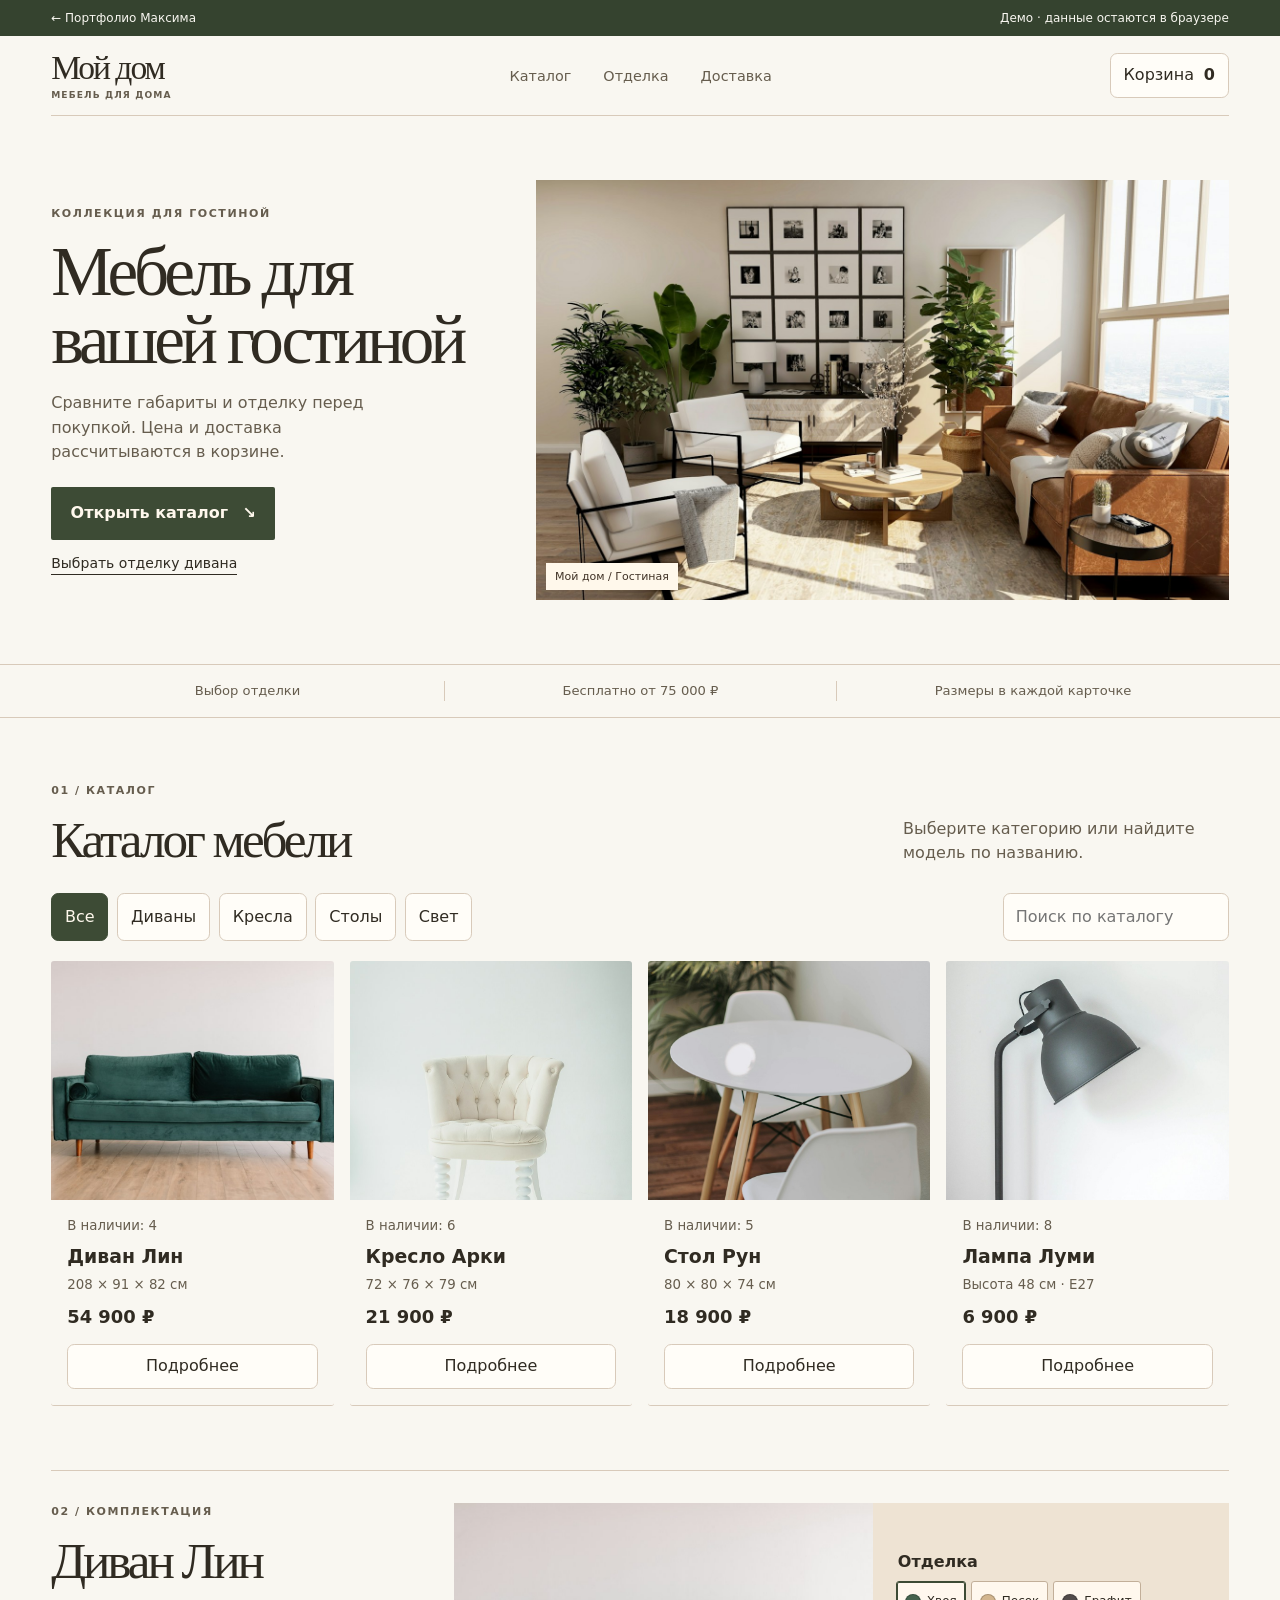
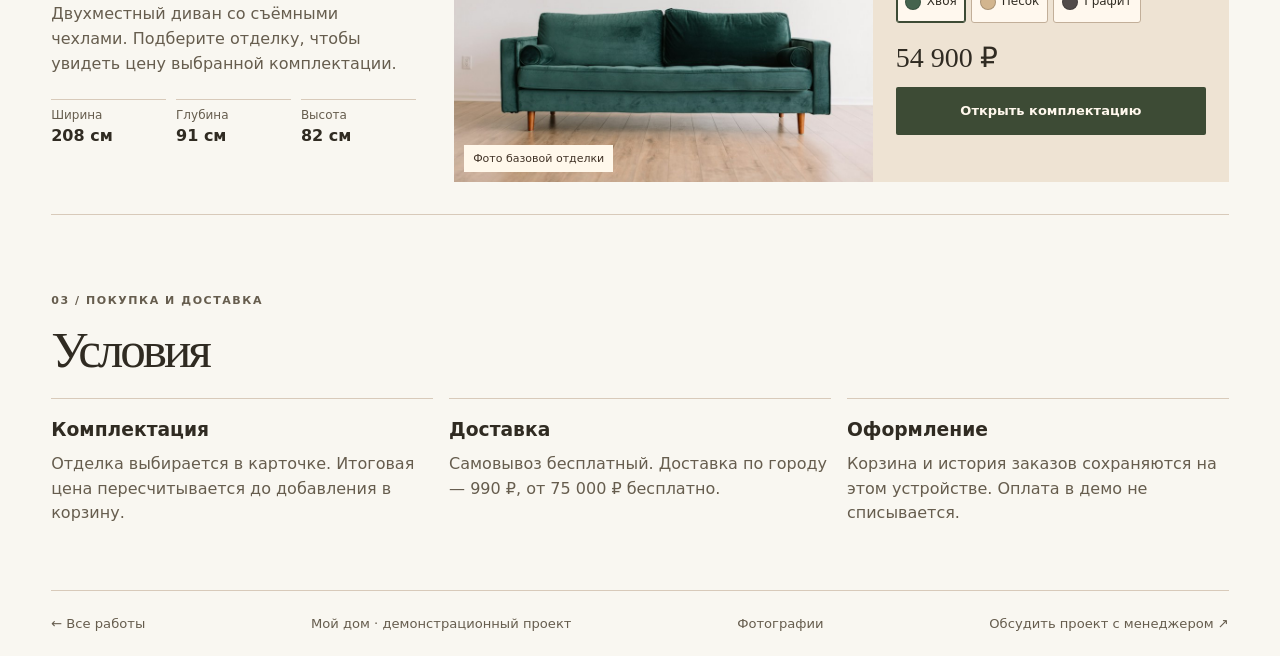
<file: products/nord.html>
<!doctype html>
<html lang="ru">
<head>
  <meta charset="utf-8">
  <meta name="viewport" content="width=device-width, initial-scale=1">
  <meta name="description" content="Диваны, кресла, столы и свет. Сравните размеры, выберите отделку и посчитайте доставку до оформления.">
  <title>Мой дом — мебель для дома</title>
  <link rel="stylesheet" href="shop.css?v=2">
  <link rel="stylesheet" href="furniture.css?v=2">
  <script src="catalog.js?v=2" defer></script>
  <script src="shop.js?v=3" defer></script>
  <script src="furniture.js" defer></script>
</head>
<body class="nord" data-product="nord">
  <div class="demo-bar"><a href="../index.html#work">← Портфолио Максима</a><span>Демо · данные остаются в браузере</span></div>
  <header class="site-header">
    <a class="wordmark" href="nord.html">Мой дом<span>МЕБЕЛЬ ДЛЯ ДОМА</span></a>
    <nav aria-label="Навигация"><a href="#catalog">Каталог</a><a href="#featured">Отделка</a><a href="#details">Доставка</a></nav>
    <button class="header-button" type="button" id="open-cart">Корзина <span id="cart-count">0</span></button>
  </header>
  <main>
    <section class="furniture-hero wrap">
      <figure class="furniture-cover">
        <img src="photos/furniture.jpg" alt="Гостиная с креслами, диваном и круглым столом" fetchpriority="high">
        <figcaption>Мой дом / Гостиная</figcaption>
      </figure>
      <div class="furniture-intro">
        <p class="kicker">КОЛЛЕКЦИЯ ДЛЯ ГОСТИНОЙ</p>
        <h1>Мебель для<br>вашей гостиной</h1>
        <p>Сравните габариты и отделку перед покупкой. Цена и доставка рассчитываются в корзине.</p>
        <a class="primary" href="#catalog">Открыть каталог <span aria-hidden="true">↘</span></a>
        <a class="furniture-text-link" href="#featured">Выбрать отделку дивана</a>
      </div>
    </section>
    <div class="benefits" id="benefits"></div>
    <section class="catalog wrap" id="catalog">
      <div class="section-title"><div><p class="kicker">01 / КАТАЛОГ</p><h2>Каталог мебели</h2></div><p>Выберите категорию или найдите модель по названию.</p></div>
      <div id="filters" class="filters"></div>
      <div id="catalog-grid" class="catalog-grid"></div>
    </section>
    <section class="featured wrap" id="featured" aria-labelledby="featured-title">
      <div class="featured-copy">
        <p class="kicker">02 / КОМПЛЕКТАЦИЯ</p>
        <h2 id="featured-title">Диван Лин</h2>
        <p>Двухместный диван со съёмными чехлами. Подберите отделку, чтобы увидеть цену выбранной комплектации.</p>
        <dl class="featured-dimensions"><div><dt>Ширина</dt><dd>208 см</dd></div><div><dt>Глубина</dt><dd>91 см</dd></div><div><dt>Высота</dt><dd>82 см</dd></div></dl>
      </div>
      <div class="featured-product">
        <figure><img src="photos/sofa.jpg" alt="Диван Лин в базовой отделке" loading="lazy"><figcaption>Фото базовой отделки</figcaption></figure>
        <div class="featured-config">
          <fieldset><legend>Отделка</legend><div class="fabric-options" id="featured-options"></div></fieldset>
          <div class="featured-price"><output id="featured-price" aria-live="polite">54 900 ₽</output><button id="featured-details" class="primary" type="button" data-item="lin">Открыть комплектацию</button></div>
        </div>
      </div>
    </section>
    <section class="details wrap" id="details"><p class="kicker">03 / ПОКУПКА И ДОСТАВКА</p><h2>Условия</h2><div id="info-grid" class="info-grid"></div></section>
  </main>
  <footer class="site-footer wrap"><a href="../index.html#work">← Все работы</a><span>Мой дом · демонстрационный проект</span><a href="credits.html">Фотографии</a><a href="https://t.me/Xhruzz">Обсудить проект с менеджером ↗</a></footer>
  <dialog id="panel" aria-labelledby="panel-title"><div class="panel-shell"><button type="button" class="close" aria-label="Закрыть" id="close-panel">×</button><div id="panel-body"></div></div></dialog>
  <div class="toast" id="toast" role="status"></div>
</body>
</html>
</file>
<file: style.css>
@font-face{font-family:Inter;src:local('Inter'),local('Arial')}*{box-sizing:border-box}html{scroll-behavior:smooth}body{margin:0;background:#f5f4ef;color:#242a25;font-family:Inter,Arial,sans-serif}a{color:inherit;text-decoration:none}button{font:inherit;cursor:pointer}header{padding:30px 5%;display:flex;align-items:center;justify-content:space-between;border-bottom:1px solid #d9ddd4}.brand{font-size:22px;font-weight:700;letter-spacing:-1px}.brand span{font-size:9px;letter-spacing:2.2px;display:block;margin-top:4px}nav{display:flex;gap:34px;font-size:13px}.contact{border:1px solid #b8c0b7;border-radius:40px;padding:13px 20px;font-size:12px}.hero{position:relative;padding:65px 7% 55px;min-height:790px}.eyebrow{font-size:10px;letter-spacing:1.6px;line-height:1.8}.dot{display:inline-block;width:7px;height:7px;background:#6c8e5f;border-radius:50%;margin-right:8px}h1{font-weight:400;font-size:clamp(60px,7.7vw,126px);line-height:1.02;letter-spacing:-7px;margin:35px 0 45px}em{font-family:Georgia,serif;font-weight:400;color:#607657}.hero-bottom{display:flex;align-items:center;gap:12%;font-size:14px;line-height:1.7}.hero-bottom p{color:#687065}.round-link{display:flex;gap:35px;align-items:center}.round-link span{border:1px solid #aeb9aa;border-radius:50%;width:48px;height:48px;display:grid;place-items:center;font-size:22px}.hero-index{position:absolute;right:7%;bottom:68px;text-align:right;font-size:9px;letter-spacing:1.5px;line-height:2;color:#7a8376}.work{padding:55px 7% 70px;border-top:1px solid #d7ddd2}.section-top{display:flex;align-items:center;justify-content:space-between;margin-bottom:45px}h2{font-size:42px;font-weight:400;letter-spacing:-1.5px}.filters{display:flex;gap:5px}.filters button{border:1px solid transparent;border-radius:30px;background:transparent;padding:10px 17px;font-size:12px;color:#70786b}.filters button.active{background:#27372b;color:#fff}.project{display:grid;grid-template-columns:1.2fr 1fr;gap:6%;align-items:center;margin-bottom:82px}.project.reverse{direction:rtl}.project.reverse>*{direction:ltr}.project-visual{position:relative;min-height:480px;overflow:hidden;padding:26px 30px;display:block;transition:transform .3s}.project-visual:hover{transform:translateY(-4px)}.ink{background:#192e34;color:#eff6ef}.visual-label{font-size:10px;letter-spacing:1.6px}.visual-footer{position:absolute;bottom:25px;left:30px;font-size:10px;opacity:.7}.mini-flow{display:flex;justify-content:center;gap:15px;margin:35px 0;font-size:10px;color:#a3bbbc}.mini-flow i{font-style:normal;color:#658989}.mini-chat{background:#29434a;width:78%;margin:auto;padding:22px 25px 28px;border:1px solid #52676b;border-radius:13px;box-shadow:10px 20px 40px #071b2030}.chat-avatar{float:right;display:grid;place-items:center;width:35px;height:35px;background:#b2cbbb;color:#253b3e;border-radius:50%;font-size:11px}.mini-chat small{font-size:9px;color:#a8c4c4}.mini-chat h3{font-size:24px;font-weight:400;letter-spacing:-.6px;line-height:1.2;margin:23px 0 15px}.mini-chat p{font-size:11px;color:#adc3c5;line-height:1.6}.mini-button,.mini-buttons span{font-size:10px;background:#3c5e68;text-align:center;padding:12px;border-radius:5px;margin-top:17px}.mini-buttons{display:flex;gap:5px}.mini-buttons span{margin-top:5px;flex:1}.project-info h3{font-size:35px;font-weight:400;letter-spacing:-1px;margin:20px 0}.project-info p{font-size:15px;line-height:1.85;color:#697066;max-width:420px}.tags{display:flex;flex-wrap:wrap;gap:7px;margin:26px 0}.tags span{border:1px solid #cbd2c6;padding:7px 10px;font-size:10px;border-radius:3px}.project-actions{display:flex;flex-wrap:wrap;gap:22px;font-size:12px;margin:30px 0}.project-actions a{border-bottom:1px solid #9aaa92;padding-bottom:7px}.project-info>small{font-size:10px;line-height:1.7;display:block;color:#7b8477;max-width:380px}.moss{background:#d9e2cf}.market-pair{display:flex;gap:20px;align-items:center;width:85%;margin:50px auto 30px;font-size:12px;letter-spacing:3px}.market-line{height:1px;flex:1;background:#8e9e80;position:relative}.market-line:after{content:'';position:absolute;left:55%;top:-5px;width:11px;height:11px;border:1px solid #8b9c7b;border-radius:50%;background:#d9e2cf}.monitor{background:#f5f6ed;width:90%;margin:auto;padding:25px;box-shadow:0 20px 45px #4c644018}.monitor-top{font-size:10px;display:flex;justify-content:space-between}.monitor-top span{font-size:8px;color:#718269}.monitor-value{font-size:30px;line-height:1.2;letter-spacing:-1px;margin:28px 0}.monitor-table p{display:flex;justify-content:space-between;border-top:1px solid #d4ddcc;margin:0;padding:12px 0;font-size:9px}.paper{background:#ded9cf}.form-preview{margin:48px 10px 0}.form-preview small{font-size:9px;letter-spacing:2px}.form-preview h3{font-family:Georgia,serif;font-size:42px;line-height:1.05;font-weight:400;margin:22px 0}.arch{height:130px;display:flex;gap:6px;margin-bottom:12px;overflow:hidden}.arch div{width:33%;background:linear-gradient(100deg,#b5ad9c,#e9e2d7 70%,#9f9b90)}.arch div:nth-child(2){background:linear-gradient(95deg,#747c6f,#b2b6a6);border-radius:90px 90px 0 0}.arch div:nth-child(3){background:linear-gradient(115deg,#ddd6cb 50%,#b3aa9b 50%)}.form-preview>span{font-size:9px;color:#74796e}.proof{background:#e6eaf1}.proof-preview{margin:50px 5%}.proof-preview h3{font-size:32px;line-height:1.2;font-weight:400;letter-spacing:-1px}.password{background:#fff;padding:20px;font-family:monospace;font-size:18px;letter-spacing:2px}.strength{height:4px;background:linear-gradient(90deg,#687fa5 80%,#cad2df 80%);margin:8px 0}.proof-preview p{font-size:10px;color:#6b7792}.key-shape{width:42px;height:42px;border:8px solid #91a3c2;border-radius:50%;position:relative}.key-shape:after{content:'';position:absolute;width:55px;height:8px;background:#91a3c2;left:28px;top:9px}.compact-project{display:flex;align-items:center;justify-content:space-between;gap:25px;border-top:1px solid #d2dacd;border-bottom:1px solid #d2dacd;padding:30px 0}.compact-project h3{font-size:26px;font-weight:400;margin:13px 0}.compact-project p{font-size:12px;color:#6f7769}.compact-project>a{font-size:12px}.approach{padding:75px 7% 95px;background:#e9ede2}.approach h2{font-size:64px;line-height:1.05;margin:25px 0 60px}.steps{display:grid;grid-template-columns:repeat(4,1fr);gap:35px}.steps>div{border-top:1px solid #aab7a1;padding-top:18px}.steps span{font-size:10px;color:#7b8b70}.steps h3{font-size:20px;font-weight:400;margin-top:30px}.steps p{font-size:12px;line-height:1.8;color:#6d7765}footer{background:#24352b;color:#e6edde;padding:65px 7% 30px}footer h2{font-size:76px;line-height:1.05}footer em{color:#a1b595}footer>a{border-bottom:1px solid #809477;padding-bottom:10px;font-size:15px}.footer-bottom{display:flex;justify-content:space-between;border-top:1px solid #53604f;margin-top:75px;padding-top:25px;font-size:9px;letter-spacing:1px;color:#a4b49b}[hidden]{display:none!important}:focus-visible{outline:2px solid #819b6e;outline-offset:6px}@media(max-width:800px){header{padding:20px 6%}nav{gap:17px;font-size:11px}.contact{display:none}.hero{min-height:auto;padding:55px 6%}h1{font-size:66px;letter-spacing:-3.7px}.hero-bottom{align-items:flex-start;gap:20px;font-size:12px}.hero-index{display:none}.round-link{gap:12px}.work{padding:35px 6%}.section-top{align-items:flex-start;gap:15px;flex-direction:column}h2{font-size:32px}.project,.project.reverse{grid-template-columns:1fr;direction:ltr;gap:25px;margin-bottom:60px}.project-visual{min-height:460px}.project-info h3{font-size:30px}.project-info p{font-size:14px}.compact-project{align-items:flex-start;flex-direction:column}.steps{grid-template-columns:1fr 1fr}.approach h2{font-size:45px}footer h2{font-size:48px}.footer-bottom{gap:20px;line-height:1.8}.mini-chat{width:90%}}
</file>
<file: personality.css>
:root{color-scheme:dark}body{background:#13131c;color:#efedf6}header{border-color:#31303d;padding-top:23px;padding-bottom:23px}.brand{font-size:29px;letter-spacing:-1.5px}.brand span{letter-spacing:1px;color:#9f9aa9;font-size:8px}.contact{border-color:#595169;color:#e7dbf9}nav{color:#bbb5c8}.hero{padding-top:58px;min-height:780px;overflow:hidden;background:radial-gradient(ellipse at 80% 45%,#6b46862b,transparent 45%)}.hero>.eyebrow{color:#b8b0c8;position:relative;z-index:2}.dot{background:#a9e3cc;box-shadow:0 0 12px #a9e3cc55}h1{font-size:clamp(60px,6.3vw,100px);letter-spacing:-4.5px;line-height:1.06;margin-top:38px;position:relative;z-index:2;width:65%}h1 em{font-family:inherit;font-style:normal;color:#c5a7ef}.hero-bottom{position:relative;z-index:3;gap:35px;align-items:flex-start}.hero-bottom p{color:#a7a1b4;font-size:13px;line-height:1.9;max-width:450px}.round-link{background:#c3eedc;color:#202a27;border-radius:40px;padding:14px 19px;gap:17px;font-size:12px;margin-top:8px}.round-link span{width:22px;height:22px;border:0;font-size:18px}.hero-index{right:7%;bottom:30px;color:#9b8baa;z-index:3}.hero-character{position:absolute;right:1%;bottom:0;width:48%;height:650px;z-index:1;pointer-events:none}.hero-character img{width:100%;height:100%;object-fit:contain;object-position:bottom center;filter:drop-shadow(0 14px 45px #a37bc720);animation:sway 7s ease-in-out infinite}.speech{position:absolute;max-width:24ch;left:2%;top:3%;background:#c9eedf;color:#28362f;padding:16px 22px;transform:rotate(-5deg);border-radius:13px 13px 0 13px;font-size:17px;font-weight:600;z-index:2;line-height:1.3;box-shadow:0 10px 20px #0002}.work{border-color:#34303e}.section-top h2{font-size:39px}.filters button{color:#aaa3b7}.filters button.active{background:#bfa3df;color:#24202b}.project{margin-bottom:95px}.project-visual{border-radius:18px;border:1px solid #ffffff10}.project-info>.eyebrow{color:#b79ccf}.project-info h3{color:#efebf4}.project-info p{color:#aba3b7}.tags span{border-color:#45404f;color:#b4a9bf;border-radius:6px;background:#22202c}.project-actions{color:#c8e9d9}.project-actions a{border-color:#698c7e}.project-info>small{color:#847c90}.ink{background:radial-gradient(ellipse at 0 0,#4f3e67,#1d2534 80%)}.moss{background:#b8d0bd;color:#24382c}.paper{background:#ddd3c5;color:#3c3c32}.proof{background:#b9c7e0;color:#273549}.moss .tags span,.paper .tags span,.proof .tags span{color:inherit}.compact-project{border-color:#37313f}.compact-project p{color:#a99db7}.compact-project>a{color:#c3e3d5}.approach{background:#1c1b27;padding-top:60px}.about-lead{display:grid;grid-template-columns:1fr 1.1fr;align-items:center;gap:8%;max-width:1150px;margin:auto auto 50px}.about-lead>img{height:470px;width:100%;object-fit:contain;object-position:bottom;mask-image:linear-gradient(#000 85%,transparent);filter:drop-shadow(0 0 40px #bc8e5720)}.about-lead h2{font-size:55px;line-height:1.1;margin:25px 0}.about-lead p{color:#afa6bc;font-size:14px;line-height:1.9;max-width:410px}.about-lead .eyebrow{color:#a5c7b6}.about-lead .aside-joke{font-size:12px;color:#bf9ede;border-left:2px solid #9574b3;padding-left:15px}.steps>div{border-color:#4c405b}.steps span{color:#b3d6c5}.steps p{color:#9e93ad}footer{background:#13131c;border-top:1px solid #393141}footer h2{font-size:69px}footer em{color:#c1a0e8}.footer-bottom{border-color:#3e3448;color:#9688a3}footer>a{color:#c3e3d5;border-color:#6b8276}:focus-visible{outline-color:#c6a5ed}@keyframes sway{0%,100%{transform:translateY(0) rotate(-.5deg)}50%{transform:translateY(-9px) rotate(.5deg)}}@media(prefers-reduced-motion:reduce){*{animation:none!important;scroll-behavior:auto!important}}@media(max-width:1100px){.hero-bottom{display:block}.hero-bottom p{max-width:400px}.round-link{display:inline-flex}.hero-character{right:-6%;width:55%;height:620px}.speech{left:18%;top:0;font-size:14px}h1{font-size:79px}.about-lead h2{font-size:46px}}@media(max-width:800px){.hero{padding-top:38px;min-height:960px}.hero>.eyebrow{font-size:8px;letter-spacing:.5px}h1{font-size:61px;width:100%;letter-spacing:-3px;margin-bottom:25px}.hero-bottom p{font-size:12px;max-width:100%}.hero-character{width:91%;height:440px;right:-3%;bottom:0}.speech{left:1%;top:16%;font-size:13px;padding:13px 17px}.hero-index{right:auto;left:6%;bottom:25px;font-size:7px;text-align:left;max-width:100px}.hero-character img{object-position:right bottom}.section-top h2{font-size:30px}.about-lead{grid-template-columns:1fr;gap:0;margin-bottom:45px}.about-lead>img{height:320px;order:2;object-position:center;mask-image:linear-gradient(#000 85%,transparent)}.about-lead>div{order:1}.about-lead h2{font-size:40px}.about-lead p{font-size:13px}.steps{gap:25px}.steps h3{font-size:17px}footer h2{font-size:45px}.project-visual{min-height:460px}.project-info h3{font-size:29px}}

.watch{display:grid;grid-template-columns:.8fr 1.4fr;align-items:center;gap:6%;padding:40px 0 70px}.watch h2{font-size:38px;line-height:1.2}.watch p{font-size:13px;line-height:1.9;color:#a99bb8}.watch a{display:inline-block;color:#b9dcca;font-size:12px;margin-top:12px;border-bottom:1px solid #698977;padding-bottom:7px}.watch video{width:100%;border:1px solid #4b3c5b;border-radius:15px;background:#13131c;box-shadow:0 15px 35px #0002}@media(max-width:800px){.watch{grid-template-columns:1fr;padding:15px 0 55px;gap:25px}.watch h2{font-size:31px}}
.work-heading{position:relative;isolation:isolate}.work-heading h2{position:relative;background:#13131c;margin:0;padding:.4em .35em .4em 0;z-index:1}.peek{position:absolute;right:-18px;top:-57px;width:135px;height:91px;overflow:hidden;transform:translateY(16px) rotate(8deg);transform-origin:bottom center;transition:transform .45s cubic-bezier(.2,.8,.3,1);pointer-events:none}.peek img{width:132px;height:auto;display:block}.work-heading:hover .peek{transform:translateY(0) rotate(3deg)}.concept-image{display:block;overflow:hidden;border:1px solid #383548;border-radius:18px;background:#191923}.concept-image img{display:block;width:100%;height:auto;aspect-ratio:3/2;object-fit:cover;transition:transform .45s cubic-bezier(.2,.7,.3,1)}.concept-image:hover img,.concept-image:focus-visible img{transform:scale(1.035)}.concept-card:nth-of-type(odd) .concept-image{order:2}.concept-card[hidden]{display:none!important}
@media(max-width:700px){.peek{right:4px;transform:translateY(8px) rotate(5deg);width:94px;height:75px;top:-54px}.peek img{width:96px}.concept-card:nth-of-type(odd) .concept-image{order:0}}
@media(prefers-reduced-motion:reduce){.peek,.concept-image img{transition:none}.work-heading:hover .peek,.concept-image:hover img{transform:none}}

.peek{width:91px;right:3px}.peek img{width:150px}@media(max-width:700px){.peek{width:65px}.peek img{width:106px}}
.work-heading {
  margin-top: 50px;
}
.work-heading h2 {
  background: #252432;
  border: 1px solid #494256;
  border-top-color: #77708a;
  border-radius: 9px;
  padding: .44em .55em;
  box-shadow: 0 9px 24px #0002;
}
.work-heading .peek,
.work-heading:hover .peek {
  width: 151px;
  height: auto;
  overflow: visible;
  top: auto;
  bottom: calc(100% - 13px);
  right: 12px;
  z-index: 2;
  transform: none;
}
.work-heading .peek img {
  display: block;
  width: 100%;
  height: auto;
}
.about-lead > .about-character {
  height: 410px;
  overflow: hidden;
  align-self: end;
  mask-image: linear-gradient(#000 89%,transparent);
}
.about-character img {
  width: 100%;
  height: 490px;
  display: block;
  object-fit: contain;
  object-position: top center;
  transform: translateY(33px);
}
@media (max-width: 700px) {
  .work-heading .peek,
  .work-heading:hover .peek {
    width: 116px;
    bottom: calc(100% - 10px);
  }
  .about-lead > .about-character { order: 2; height: 278px; }
  .about-character img { height: 340px; transform: translateY(27px); }
}

/* Keep copy, controls and characters in document flow on narrow screens. */
@media (max-width: 1050px) {
  .hero {
    display: grid;
    grid-template-columns: minmax(0, 1fr);
    min-height: 0;
    padding: clamp(28px, 6vw, 56px) 6% 0;
  }
  .hero > .eyebrow { grid-row: 1; font-size: 11px; letter-spacing: .08em; }
  .hero h1 {
    grid-row: 2;
    width: auto;
    font-size: clamp(39px, 8.4vw, 76px);
    letter-spacing: -.055em;
    line-height: 1.06;
    margin: 20px 0 14px;
    text-wrap: balance;
  }
  .hero-bottom { grid-row: 3; }
  .hero-bottom p { max-width: 52ch; font-size: 14px; line-height: 1.65; }
  .hero-bottom p br { display: none; }
  .hero-index { display: none; }
  .hero-character {
    position: relative;
    inset: auto;
    grid-row: 4;
    display: grid;
    grid-template-columns: minmax(0, 1fr);
    width: min(100%, 480px);
    height: auto;
    margin: 22px 0 0 auto;
    align-items: end;
  }
  .hero-character img {
    width: 100%;
    height: auto;
    max-height: 335px;
    object-fit: contain;
    object-position: bottom right;
    animation: none;
  }
  .speech {
    position: relative;
    inset: auto;
    width: fit-content;
    max-width: min(100%, 25ch);
    margin: 0 0 4px;
    padding: 9px 13px;
    font-size: 13px;
    transform: rotate(-3deg);
  }
}
@media (max-width: 800px) {
  body > header { flex-wrap: wrap; gap: 8px 16px; padding: 12px 6%; }
  body > header nav { gap: 14px; flex-wrap: wrap; }
  body > header nav a { display: inline-flex; align-items: center; min-height: 44px; }
  .work { padding: 32px 6% 44px; }
  .section-top { margin-bottom: 22px; }
  .work-heading { margin-top: 56px; max-width: 100%; }
  .work-heading h2 { font-size: clamp(22px, 6.2vw, 31px); line-height: 1.14; }
  .work-heading .peek, .work-heading:hover .peek {
    width: clamp(100px, 25vw, 135px);
    bottom: calc(100% - 10px);
  }
  .filters { flex-wrap: wrap; }
  .filters button { min-height: 44px; }
  .project, .project.reverse { grid-template-columns: minmax(0,1fr); gap: 16px; margin-bottom: 42px; }
  .concept-card:nth-of-type(odd) .concept-image { order: 0; }
  .project-visual { min-height: 0; padding: 18px; }
  .visual-footer { position: static; display: block; margin-top: 18px; }
  .mini-flow { gap: 6px; flex-wrap: wrap; margin: 18px 0; }
  .mini-chat, .monitor { width: 100%; padding: 16px; }
  .mini-buttons span { padding: 9px 5px; overflow-wrap: anywhere; }
  .mini-chat h3 { margin: 14px 0 10px; font-size: 20px; }
  .market-pair { margin: 18px auto; }
  .monitor-value { font-size: 24px; margin: 16px 0; }
  .project-info h3 { margin: 8px 0 10px; }
  .project-info p { line-height: 1.65; }
  .tags { margin: 14px 0; }
  .project-actions { gap: 8px 14px; margin: 14px 0; }
  .project-actions a { display: inline-flex; align-items: center; min-height: 44px; padding: 0; }
  .watch { min-width: 0; }
  .watch video { display: block; max-width: 100%; }
  .approach { padding: 36px 6%; }
  .about-lead h2, footer h2 { font-size: clamp(29px, 8vw, 46px); }
  .about-lead > .about-character { height: clamp(192px, 59vw, 278px); }
  .about-character img { height: calc(100% + 30px); transform: translateY(17px); }
  .steps { gap: 18px; }
  .steps h3 { margin-top: 12px; }
  .footer-bottom { flex-wrap: wrap; }
}

@media (min-width: 1051px) {
  .speech { top: -16px; }
}

.footer-about {
  max-width: 62ch;
  margin: 0 0 24px;
  color: #c4bbd0;
  font-size: clamp(15px, 1.5vw, 18px);
  line-height: 1.7;
}
.footer-about p { margin: 0 0 12px; }
footer h2 { margin: 0 0 20px; }

.hero-manager { display: none; width: fit-content; color: #c3ebdc; font-size: .85rem; text-underline-offset: .25em; }
@media (max-width: 800px) { .hero-manager { display: block; margin-block-start: 12px; } }
</file>
<file: work-covers.css>
.work-cover {
  --cover-accent: #d8c6fa;
  --cover-bg: #2e253f;
  --cover-ink: #faf7ff;
  display: grid;
  gap: 7px;
  min-width: 0;
  overflow: hidden;
  padding: clamp(16px, 3vw, 36px) clamp(16px, 3vw, 36px) 0;
  border: 1px solid #ffffff26;
  border-radius: 18px;
  background: linear-gradient(145deg, #ffffff08, transparent 55%), var(--cover-bg);
  color: var(--cover-ink);
}
.work-cover strong {
  font-size: clamp(26px, 3.2vw, 50px);
  line-height: 1.04;
  letter-spacing: -.045em;
  font-weight: 690;
  text-wrap: balance;
}
.cover-label {
  color: var(--cover-accent);
  font-size: 11px;
  letter-spacing: .12em;
  line-height: 1.5;
}
.cover-summary { line-height: 1.5; font-size: clamp(13px, 1.25vw, 16px); }
.work-cover img {
  display: block;
  width: 100%;
  height: auto;
  margin-top: clamp(8px, 1.4vw, 17px);
  border: 1px solid #ffffff29;
  border-bottom: 0;
  border-radius: 11px 11px 0 0;
  box-shadow: 0 10px 26px #0003;
  transition: transform .32s ease;
}
.work-cover:hover img, .work-cover:focus-visible img { transform: translateY(-4px); }
.cover-life { --cover-bg: #223348; --cover-accent: #b9d9ff; }
.cover-market { --cover-bg: #203832; --cover-accent: #b8e4cb; }
.cover-nord { --cover-bg: #e9ddcb; --cover-ink: #332922; --cover-accent: #6e5240; }
.cover-nord img { border-color: #33292238; }
.cover-studio { --cover-bg: #232e49; --cover-accent: #c7d6ff; }
@media (min-width: 801px) {
  .concept-card:nth-of-type(odd) .work-cover { order: 2; }
}
@media (prefers-reduced-motion: reduce) {
  .work-cover img { transition: none; }
  .work-cover:hover img, .work-cover:focus-visible img { transform: none; }
}

.work {
  border-top-color: #ad86e147;
  background:
    radial-gradient(ellipse min(760px, 92vw) 520px at 17% 120px, #9a63da33, transparent 82%),
    radial-gradient(ellipse 66% 25% at 108% 38%, #8b58cb25, transparent 84%),
    radial-gradient(ellipse 70% 24% at -12% 70%, #9663d228, transparent 84%),
    radial-gradient(ellipse 74% 24% at 93% 89%, #7452bb20, transparent 82%);
}
.work .work-heading h2 {
  background: #30283e;
  border-color: #725989;
  border-top-color: #ac8ac9;
  box-shadow: 0 0 34px #a16adc26, 0 9px 24px #110d1c40;
}

@media (prefers-reduced-motion: no-preference) {
  .scroll-reveal { animation: emerge-from-shadow .64s cubic-bezier(.2,.72,.27,1) backwards; }
  .scroll-reveal:focus-within { opacity: 1 !important; transform: none !important; }
}
@keyframes emerge-from-shadow {
  from { opacity: .22; transform: translateY(22px); }
  to { opacity: 1; transform: translateY(0); }
}
</file>
<file: demo.css>
*{box-sizing:border-box}body{margin:0;background:#edf0e9;color:#28382e;font:14px Arial,sans-serif}a{color:inherit;text-decoration:none}header{display:flex;justify-content:space-between;align-items:center;padding:29px 4%;border-bottom:1px solid #cad2c4;font-size:10px;letter-spacing:1px}header>span{font-size:9px;color:#889380}main{display:grid;grid-template-columns:.8fr 1.3fr;gap:6%;padding:65px 5% 35px;max-width:1700px;margin:auto}.story{padding-top:23px}.eyebrow{font-size:9px;letter-spacing:2px;color:#708269}h1{font-size:60px;line-height:1.02;letter-spacing:-2.8px;font-weight:400;margin:26px 0}.story>p{line-height:1.9;color:#6c7a65;max-width:350px;font-size:13px}.chapters{margin:35px 0}.chapter{display:block;border:0;border-top:1px solid #cbd4c4;text-align:left;background:transparent;color:#8b9683;width:100%;padding:16px 8px;font-size:12px;cursor:pointer}.chapter span{margin-right:20px;font-size:10px}.chapter.active{color:#2a402d;background:#e2e9da;border-left:3px solid #638554}.note{font-size:10px;line-height:1.8;color:#87907e;max-width:360px}.source{display:inline-block;margin-top:23px;font-size:11px;border-bottom:1px solid #a2b394;padding-bottom:7px}.stage-caption{display:flex;justify-content:space-between;font-size:8px;letter-spacing:1.3px;color:#7e8c74;margin-bottom:17px}.telegram{display:flex;background:#172731;border:1px solid #415359;border-radius:12px;overflow:hidden;box-shadow:0 35px 65px #33402b20;min-height:570px}.tg-sidebar{background:#14212a;width:60px;flex-shrink:0;text-align:center;padding:20px 12px}.tg-logo{width:33px;height:33px;border-radius:50%;background:#527e8e;color:#c2dfe5;display:grid;place-items:center;font-size:15px;margin-bottom:30px}.side-dot{width:29px;height:29px;background:#29404a;border-radius:50%;margin:16px auto}.side-dot.selected{border:2px solid #73949b;background:#536e75}.tg-chat{flex:1;min-width:0}.tg-header{background:#20323d;padding:17px 21px;display:flex;align-items:center;gap:12px;color:#d5e5e7;font-size:13px;border-bottom:1px solid #30434b}.avatar{background:#759b83;color:#17342c;width:36px;height:36px;border-radius:50%;display:grid;place-items:center;font-size:12px}.tg-header small{font-size:9px;color:#819da4;display:block;margin-top:5px}.more{margin-left:auto;font-size:20px}.chat-area{padding:20px 25px;min-height:441px;background:radial-gradient(ellipse at 100% 100%,#2a4245,transparent 65%),#1a2e35}.date{display:block;text-align:center;color:#849da0;font-size:8px;margin-bottom:22px}.bubble{background:#2a434d;padding:17px 20px 9px;max-width:420px;border-radius:8px 8px 8px 0;color:#deeaeb}.sender{color:#8db7b7;font-size:11px;margin-bottom:12px}.message{font-size:12px;line-height:1.7;white-space:pre-wrap;overflow-wrap:anywhere}.time{text-align:right;color:#8aa3aa;font-size:8px;margin-top:8px}.keyboard{max-width:420px;display:grid;gap:5px;margin-top:6px}.key-row{display:flex;gap:5px}.key-row button{flex:1;min-width:0;background:#365461;color:#d2e6e9;font:10px Arial;padding:12px 7px;border:1px solid #476674;border-radius:4px;cursor:pointer}.key-row button:hover{background:#496c78}.composer{background:#20343d;color:#7f9da6;font-size:11px;padding:19px 25px;display:flex;justify-content:space-between}.composer span{color:#7da0ac}#feedback{color:#9bb8b5;font-size:10px;line-height:1.6;margin-top:14px}.stage-bottom{display:flex;justify-content:space-between;gap:20px;align-items:center;margin-top:27px}.stage-bottom span{font-size:11px}.stage-bottom p{font-size:10px;color:#7c8b72;line-height:1.7;max-width:360px}.stage-bottom button{padding:13px 17px;background:#304732;color:#e9f0e2;border:0;border-radius:3px;font-size:10px;white-space:nowrap;cursor:pointer}:focus-visible{outline:2px solid #8ba478;outline-offset:4px}@media(max-width:850px){main{grid-template-columns:1fr;padding:35px 6%}.story{padding:0}h1{font-size:48px}.chapters{display:flex;gap:5px;flex-wrap:wrap}.chapter{width:auto;font-size:10px;padding:13px 8px}.chapter span{margin-right:7px}.note{max-width:100%}.source{margin-bottom:35px}.telegram{min-height:540px}.tg-sidebar{display:none}.chat-area{padding:20px 15px}.stage-bottom{align-items:flex-start}header>span{display:none}}
</file>
<file: demo-personality.css>
:root{color-scheme:dark}body{background:#15151e;color:#ede8f4}header{border-color:#393042;color:#b8aac9}.eyebrow{color:#b695d6}.story>p{color:#a99bb8}.chapter{border-color:#403548;color:#8e809c}.chapter.active{background:#2b2438;border-left-color:#c4a1ec;color:#dec9f4}.note{color:#877993}.source{color:#b4dbc7;border-color:#5a7e69}.stage-caption{color:#b0a2bc}.stage-bottom p{color:#93839f}.stage-bottom button{background:#c2a1e6;color:#282030}.telegram{box-shadow:0 25px 60px #0003}
 .demo-guide {
  display: flex;
  flex-direction: column;
  align-items: flex-start;
  gap: 8px;
  margin-top: 16px;
}
.demo-guide img {
  display: block;
  width: min(94%, 440px);
  align-self: flex-end;
  height: auto;
  flex: none;
  mask-image: linear-gradient(#000 89%, transparent);
}
.demo-guide span {
  max-width: 20ch;
  color: #bfdbc9;
  font-size: 12px;
  line-height: 1.5;
}
.story > .source { margin-top: 12px; }
@media (max-width: 850px) {
  .demo-guide { gap: 8px; }
  .demo-guide img { width: min(85%, 300px); }
  .story > .source { margin-bottom: 20px; }
}

body[data-demo="crypto"] { --hint-color: #bdebd6; }
body[data-demo="arbitrage"] { --hint-color: #d6b7fb; }
.demo-guide span { color: var(--hint-color, #bfdbc9); }
.interaction-hint {
  display: flex;
  align-items: center;
  justify-content: flex-start;
  gap: 7px;
  max-width: 420px;
  margin: 9px 0 0;
  color: var(--hint-color, #bdebd6);
  pointer-events: none;
}
.interaction-hint span {
  font: italic 700 clamp(12px, 1.2vw, 14px)/1.2 Georgia, serif;
  transform: rotate(-3deg);
}
.interaction-hint svg {
  width: 38px;
  height: 19px;
  order: -1;
  transform: scaleY(-1);
  flex: none;
}
</file>
<file: demo-telegram-night.css>
/* Palette and solid wallpaper color from Telegram Desktop's built-in Night theme.
   https://github.com/telegramdesktop/tdesktop/blob/dev/Telegram/Resources/night-green.tdesktop-theme */
.telegram {
  --tg-window: #282e33;
  --tg-wallpaper: #18191d;
  --tg-text: #f5f5f5;
  --tg-muted: #82868a;
  --tg-accent: #4be1c3;
  --tg-message: #33393f;
  --tg-time: #828d94;
  --tg-active-chat: #009687;
  --tg-service: #363c43c8;
  background: var(--tg-window);
  border: 1px solid #3a3f45;
  border-radius: 9px;
  color: var(--tg-text);
  font-family: "Segoe UI", Arial, sans-serif;
}
.tg-sidebar {
  width: 172px;
  background: var(--tg-window);
  border-right: 1px solid #1f2328;
  padding: 0;
  text-align: left;
}
.tg-search-row {
  display: flex;
  align-items: center;
  gap: 10px;
  height: 60px;
  padding: 0 10px;
  color: var(--tg-time);
}
.tg-search {
  flex: 1;
  padding: 7px 10px;
  background: #202429;
  border-radius: 5px;
  font-size: 12px;
}
.tg-conversation {
  display: flex;
  align-items: center;
  gap: 8px;
  padding: 9px 8px;
  background: var(--tg-active-chat);
  color: #fff;
}
.tg-conversation .avatar {
  width: 34px;
  height: 34px;
}
.tg-conversation-copy { min-width: 0; }
.tg-conversation-copy strong,
.tg-conversation-copy small {
  display: block;
  overflow: hidden;
  text-overflow: ellipsis;
  white-space: nowrap;
  font-size: 11px;
}
.tg-conversation-copy small { margin-top: 3px; color: #e2f9f3; }
.tg-chat { display: flex; flex-direction: column; }
.tg-header {
  min-height: 60px;
  padding: 10px 16px;
  background: var(--tg-window);
  color: var(--tg-text);
  border-bottom: 1px solid #22262b;
}
#chat-title { font-size: 14px; font-weight: 600; }
.tg-header small { margin-top: 3px; color: var(--tg-muted); font-size: 11px; }
.avatar { flex: none; color: #fff; background: linear-gradient(150deg, #5bcbe3, #359ad4); }
.more { color: var(--tg-time); }
.chat-area {
  flex: 1;
  min-height: 441px;
  padding: 14px 16px 18px;
  background: var(--tg-wallpaper);
}
.date {
  display: table;
  margin: 0 auto 16px;
  padding: 4px 11px;
  border-radius: 20px;
  background: var(--tg-service);
  color: #fff;
  font-size: 11px;
  font-weight: 600;
}
.bubble {
  position: relative;
  width: fit-content;
  max-width: min(420px, 100%);
  padding: 9px 11px 6px;
  border-radius: 10px 10px 10px 2px;
  background: var(--tg-message);
  color: var(--tg-text);
}
.bubble::before {
  content: "";
  position: absolute;
  left: -6px;
  bottom: 0;
  width: 9px;
  height: 10px;
  background: var(--tg-message);
  clip-path: polygon(62% 0, 100% 0, 100% 100%, 0 100%, 42% 65%);
}
.sender { color: var(--tg-accent); font-size: 12px; font-weight: 600; margin-bottom: 5px; }
.message { font-size: 13px; line-height: 1.42; }
.time { color: var(--tg-time); font-size: 10px; margin-top: 4px; }
.keyboard { gap: 3px; margin-top: 4px; }
.key-row { gap: 3px; }
.key-row button {
  min-height: 35px;
  background: var(--tg-service);
  border: 0;
  border-radius: 5px;
  color: #fff;
  font: 12px "Segoe UI", Arial, sans-serif;
  padding: 7px 5px;
}
.key-row button:hover { background: #464c53; }
.composer {
  min-height: 49px;
  display: flex;
  justify-content: flex-start;
  align-items: center;
  gap: 13px;
  padding: 10px 15px;
  background: var(--tg-window);
  color: var(--tg-muted);
  font-size: 13px;
}
.composer .tg-placeholder { flex: 1; color: var(--tg-muted); }
.composer svg { flex: none; }
.composer svg:last-child { color: var(--tg-accent); }
@media (max-width: 1080px) {
  .tg-sidebar { display: none; }
}

/* The chat comes before the decorative guide on phones. */
main {
  grid-template-areas: "intro chat" "extras chat";
  grid-template-rows: auto 1fr;
  column-gap: 6%;
  row-gap: 0;
}
.story { grid-area: intro; min-width: 0; }
.stage { grid-area: chat; min-width: 0; }
.demo-extras { grid-area: extras; min-width: 0; }
.demo-extras .source { margin-top: 12px; }
@media (max-width: 850px) {
  main {
    grid-template-columns: minmax(0, 1fr);
    grid-template-areas: "intro" "chat" "extras";
    grid-template-rows: auto;
    gap: 20px;
    padding: 22px 5% 30px;
  }
  header { padding: 16px 5%; gap: 8px; }
  header a { line-height: 1.4; }
  .story h1 { font-size: clamp(32px, 9vw, 48px); margin: 12px 0; }
  .story > p { line-height: 1.55; }
  .chapters { display: grid; grid-template-columns: repeat(2,minmax(0,1fr)); gap: 4px; margin: 14px 0 0; }
  .chapter { width: 100%; min-height: 44px; padding: 7px 6px; overflow-wrap: anywhere; }
  .stage-caption { margin-bottom: 8px; }
  .telegram { min-height: 0; }
  .chat-area { min-height: 0; padding: 12px 10px 15px; }
  .tg-header { min-height: 54px; padding-inline: 10px; }
  .key-row button { min-height: 44px; font-size: 11px; overflow-wrap: anywhere; }
  .stage-bottom { gap: 10px; margin-top: 12px; }
  .stage-bottom button { min-height: 44px; white-space: normal; flex: 0 0 auto; max-width: 46%; }
  .demo-extras { display: grid; gap: 8px; }
  .demo-guide { margin-top: 0; display: grid; grid-template-columns: minmax(0, 1fr) minmax(0, 1.45fr); align-items: center; }
  .demo-guide img { width: 100%; max-width: 225px; }
  .demo-extras .source { justify-self: start; margin-bottom: 0; }
}

.demo-contact { margin-block-start: 1.25rem; font-size: .85rem; }
.demo-contact a { color: #c3ebdc; text-underline-offset: .25em; }
</file>
<file: demo-layouts.css>
.market-label, .market-status, [data-demo="arbitrage"] .editor-label { display: none; }
[data-demo="crypto"] {
  background: #1b1620;
  color: #f9edf1;
}
[data-demo="crypto"] header { border-color: #493644; }
[data-demo="crypto"] .story h1 { font-family: Georgia, serif; font-weight: 400; letter-spacing: -.055em; }
[data-demo="crypto"] .eyebrow { color: #f2b69a; }
[data-demo="crypto"] .chapter.active { background: #422e37; border-left-color: #f0b492; color: #fff0e6; }
[data-demo="crypto"] .stage-bottom button { background: #f0b492; color: #291b19; }
[data-demo="arbitrage"] { background: #101717; color: #e0ecea; }
[data-demo="arbitrage"] header { background: #151e1d; border-color: #344341; color: #bdd5cd; }
[data-demo="arbitrage"] .market-label { display: inline; }
[data-demo="arbitrage"] .market-status { grid-area: status; display: grid; grid-template-columns: repeat(3,minmax(0,1fr)); border: 1px solid #344341; }
.market-status > div { padding: 12px clamp(8px, 2vw, 22px); display: grid; gap: 5px; overflow-wrap: anywhere; }
.market-status > div + div { border-left: 1px solid #344341; }
.market-status span { font: 10px/1.4 monospace; letter-spacing: .04em; color: #a0b9b4; }
.market-status strong { font: 600 clamp(13px,2vw,24px)/1.2 monospace; }
[data-demo="arbitrage"] .eyebrow, [data-demo="arbitrage"] .stage-caption { color: #9ec7ba; }
[data-demo="arbitrage"] .story h1 { font-family: Consolas, monospace; font-weight: 550; letter-spacing: -.075em; }
[data-demo="arbitrage"] .story > p, [data-demo="arbitrage"] .note, [data-demo="arbitrage"] .stage-bottom p { color: #a5bbb6; }
[data-demo="arbitrage"] .chapter { border-color: #344341; color: #b2c7c0; }
[data-demo="arbitrage"] .chapter.active { background: #263b35; color: #d4f1e5; border-left-color: #a2dabb; }
[data-demo="arbitrage"] .stage-bottom button { background: #a2dabb; color: #18261f; }
[data-demo="arbitrage"] main { grid-template-areas: "intro" "status" "chat" "extras"; }
@media (min-width: 851px) {
  [data-demo="crypto"] main {
    grid-template-columns: minmax(0,1.5fr) minmax(0,.5fr);
    grid-template-areas: "intro intro" "chat extras";
    row-gap: 25px;
    column-gap: 4%;
  }
  [data-demo="crypto"] .story h1 { margin-block: 13px; }
  [data-demo="crypto"] .story > p { margin-bottom: 15px; }
  [data-demo="crypto"] .chapters { display: grid; grid-template-columns: repeat(4,minmax(0,1fr)); margin-top: 18px; }
  [data-demo="crypto"] .demo-extras { padding-top: 26px; }
  [data-demo="arbitrage"] main {
    grid-template-columns: minmax(220px,.68fr) minmax(0,1.32fr);
    grid-template-areas: "status status" "intro chat" "extras chat";
    grid-template-rows: auto auto 1fr;
    gap: 20px 4%;
  }
}
</file>
<file: case.css>
* { box-sizing: border-box; }
body { margin: 0; font: 16px/1.6 system-ui,sans-serif; background: #141520; color: #f3eef8; }
a { color: #d0b7f9; text-decoration: none; }
a:hover { text-decoration: underline; }
.top, main { width: min(1190px, 90vw); margin-inline: auto; }
.top { display: flex; justify-content: space-between; gap: 1rem; padding: 1.25rem 0; border-bottom: 1px solid #3c374b; font-size: .85rem; }
.intro { padding: clamp(2.6rem, 6vw, 5.3rem) 0 2rem; }
h1, h2, p { margin: 0; }
h1 { font-size: clamp(3rem, 7.5vw, 6.8rem); line-height: .96; letter-spacing: -.075em; margin: .7rem 0 1.2rem; }
.intro > p:last-child, .notes p:not(.kicker) { color: #bbb2c8; max-width: 63ch; }
.kicker { color: #c2a9e9; font-size: .72rem; font-weight: 750; letter-spacing: .13em; }
.scenario, .notes { display: grid; grid-template-columns: 1fr 1fr; gap: 1rem; }
.input-card, .output-card { background: #222332; border: 1px solid #3e3b50; border-radius: 14px; padding: clamp(1.1rem, 2vw, 1.9rem); }
.output-card { background: #202c2c; border-color: #39504c; }
.output-card .kicker { color: #a8dec8; }
pre { margin: 1rem 0; font: inherit; white-space: pre-wrap; overflow-wrap: anywhere; }
.controls { display: flex; flex-wrap: wrap; gap: .6rem; }
button { border: 1px solid transparent; border-radius: 7px; padding: .68rem .9rem; font: 700 .9rem system-ui; cursor: pointer; background: #d1b9f9; color: #21172b; }
button.secondary { background: transparent; border-color: #5b526a; color: #ded2ea; }
button:disabled { opacity: .45; cursor: default; }
:focus-visible { outline: 2px solid #bdebd9; outline-offset: 4px; }
.counts { display: grid; grid-template-columns: repeat(4,minmax(0,1fr)); gap: .4rem; }
.counts span { display: grid; background: #162322; border: 1px solid #435c54; border-radius: 5px; padding: .5rem; font-size: .67rem; overflow-wrap: anywhere; }
.counts strong { font-size: 1.15rem; color: #bbebd7; }
.notes { margin: 2rem 0 3rem; }
.notes > div { border-top: 1px solid #41394d; padding-top: 1.15rem; }
.notes h2 { font-size: 1.35rem; margin: .3rem 0 .5rem; }
.notes a { display: inline-block; margin-top: .6rem; }
@media (max-width: 680px) { .scenario, .notes { grid-template-columns: 1fr; } }

@media (max-width: 420px) {
  h1 { font-size: clamp(34px, 9.2vw, 44px); letter-spacing: -.055em; }
  .counts { grid-template-columns: repeat(2,minmax(0,1fr)); }
  .controls button { min-height: 44px; }
}

body { background: #efede5; color: #282b20; }
.top { border-color: #c6c4b4; }
a { color: #405527; }
.intro { display: grid; grid-template-columns: minmax(0,1.2fr) minmax(0,.8fr); align-items: end; gap: 1rem 3rem; }
.intro > .kicker { grid-column: 1 / -1; }
.intro h1 { font: 400 clamp(3rem,7vw,6.7rem)/.97 Georgia,serif; letter-spacing: -.062em; margin: 0; }
.intro > p:last-child, .notes p:not(.kicker) { color: #56594a; }
.kicker { color: #51653b; }
.scenario { grid-template-columns: minmax(0,.82fr) minmax(0,1.18fr); align-items: start; gap: 0; border: 1px solid #bdbba9; }
.input-card, .output-card { border: 0; border-radius: 0; }
.input-card { background: #fffcf3; }
.output-card { min-height: 100%; background: #e1e7d4; border-left: 1px solid #bdbba9; }
.output-card .kicker { color: #405527; }
#example, #result { border-top: 1px solid #bec4af; padding-top: .8rem; }
.counts { margin-top: 1rem; }
.counts span { background: #f7f8ee; border-color: #b6c0a6; }
.counts strong { color: #405527; }
button { background: #435932; color: white; }
button.secondary { border-color: #657857; color: #405527; }
.notes > div { border-color: #c6c4b4; }
:focus-visible { outline-color: #456230; }
@media (max-width: 680px) {
  .intro, .scenario { grid-template-columns: minmax(0,1fr); }
  .output-card { border-left: 0; border-top: 1px solid #bdbba9; }
}
</file>
<file: products/shop.css>
* { box-sizing: border-box; }
html { scroll-behavior: smooth; }
body { margin: 0; color: var(--ink); background: var(--paper); font: 16px/1.55 system-ui, sans-serif; }
body:has(dialog[open]) { overflow: hidden; }
img { display: block; width: 100%; object-fit: cover; }
a { color: inherit; text-decoration: none; }
button, input, select { font: inherit; }
button, select { cursor: pointer; }
button:disabled { cursor: not-allowed; opacity: .5; }
:focus-visible { outline: 2px solid var(--focus); outline-offset: 4px; }
h1, h2, h3, p { margin: 0; }
h1, h2 { font-family: var(--display); font-weight: 500; letter-spacing: -.06em; line-height: .99; }
h1 { font-size: clamp(3rem, 6vw, 6.6rem); }
h2 { font-size: clamp(2.4rem, 4vw, 4.2rem); }
.nord {
  --paper: #f5f3ed; --surface: #fffdfa; --ink: #27332b; --muted: #526157;
  --line: #d6dbd2; --accent: #284939; --on-accent: #fff; --focus: #547e68;
  --hero: #e2e8dd; --display: Georgia, serif;
}
.kadr {
  --paper: #171815; --surface: #21231f; --ink: #f4f1e8; --muted: #b9bdb0;
  --line: #42453b; --accent: #d8f083; --on-accent: #191f0e; --focus: #d8f083;
  --hero: #22251d; --display: system-ui, sans-serif; color-scheme: dark;
}
.wrap, .site-header { width: min(1320px, calc(100% - 8vw)); margin-inline: auto; }
.demo-bar { display: flex; justify-content: space-between; gap: 1rem; padding: .55rem 4vw; background: var(--ink); color: var(--paper); font-size: .75rem; }
.kadr .demo-bar { background: var(--accent); color: var(--on-accent); }
.site-header { min-height: 80px; display: flex; align-items: center; justify-content: space-between; gap: 1rem; }
.site-header nav { display: flex; gap: 2rem; color: var(--muted); font-size: .9rem; }
.wordmark { font-weight: 950; font-size: 1.8rem; letter-spacing: -.08em; line-height: 1; }
.wordmark span { display: block; margin-top: .35rem; color: var(--muted); font: 700 .57rem system-ui; letter-spacing: .12em; }
.header-button, .secondary, .filter, .close, .qty button {
  color: var(--ink); background: var(--surface); border: 1px solid var(--line); border-radius: .45rem; padding: .55rem .8rem;
}
.header-button span { display: inline-block; margin-left: .3rem; font-weight: 800; }
.primary { display: inline-flex; align-items: center; justify-content: center; gap: .9rem; border: 1px solid transparent; border-radius: .45rem; background: var(--accent); color: var(--on-accent); padding: .8rem 1.15rem; font-weight: 700; cursor: pointer; }
.primary:hover, .secondary:hover { filter: brightness(.92); }
.store-hero { display: grid; grid-template-columns: 47% 53%; min-height: 470px; background: var(--hero); }
.hero-copy { padding: clamp(2rem, 5vw, 6rem) 4vw; align-self: center; }
.store-hero img { height: 100%; min-height: 440px; max-height: 640px; }
.kicker { color: var(--muted); font-size: .69rem; font-weight: 750; letter-spacing: .14em; margin-bottom: 1rem; }
.hero-description { max-width: 36ch; color: var(--muted); margin: 1.3rem 0 1.65rem; }
.kadr .store-hero { position: relative; grid-template-columns: 1fr; isolation: isolate; min-height: 550px; overflow: hidden; }
.kadr .hero-copy { z-index: 1; }
.kadr .store-hero img { position: absolute; inset: 0; z-index: -2; max-height: none; }
.kadr .store-hero::after { content: ''; position: absolute; inset: 0; z-index: -1; background: linear-gradient(90deg,#131612f5 0%,#131612d9 30%,#13161224 85%); }
.kadr h1 { font-weight: 800; letter-spacing: -.075em; }
.benefits { display: grid; grid-template-columns: repeat(3,1fr); padding: 1rem 4vw; border-block: 1px solid var(--line); text-align: center; color: var(--muted); font-size: .82rem; }
.benefits span + span { border-left: 1px solid var(--line); }
.catalog, .details { padding-top: clamp(3rem,6vw,6rem); scroll-margin-top: 1rem; }
.section-title { display: flex; justify-content: space-between; align-items: end; gap: 1rem; }
.section-title > p { max-width: 32ch; color: var(--muted); }
.filters { display: flex; gap: .55rem; flex-wrap: wrap; margin: 1.7rem 0 1.25rem; }
.filters input { margin-left: auto; min-width: 0; }
.filter[aria-pressed=true] { color: var(--on-accent); background: var(--accent); border-color: var(--accent); }
input, select { max-width: 100%; color: var(--ink); background: var(--surface); border: 1px solid var(--line); border-radius: .45rem; padding: .65rem .75rem; }
.catalog-grid { display: grid; grid-template-columns: repeat(4,minmax(0,1fr)); gap: 1rem; }
.kadr .catalog-grid { grid-template-columns: repeat(3,minmax(0,1fr)); }
.product-card { overflow: hidden; border: 1px solid var(--line); border-radius: .65rem; background: var(--surface); animation: appear .35s ease-out both; }
.product-card img { aspect-ratio: 1.18; transition: transform .45s ease; }
.product-card:hover img { transform: scale(1.035); }
.product-photo { overflow: hidden; }
.product-copy { display: grid; gap: .48rem; padding: 1rem; }
.product-copy small { color: var(--muted); }
.product-copy h3 { font-size: 1.18rem; line-height: 1.2; }
.product-copy strong { font-size: 1.12rem; }
.product-copy button { margin-top: .35rem; width: 100%; }
.info-grid { display: grid; grid-template-columns: repeat(3,1fr); gap: 1rem; margin-top: 1.4rem; }
.info-grid article { border-top: 1px solid var(--line); padding: 1rem 0; }
.info-grid p { color: var(--muted); margin-top: .5rem; }
.site-footer { display: flex; justify-content: space-between; gap: 1rem; flex-wrap: wrap; padding: 1.4rem 0; margin-top: 3rem; border-top: 1px solid var(--line); color: var(--muted); font-size: .82rem; }
dialog { width: min(100%, 520px); max-width: 100%; height: 100%; max-height: 100%; margin: 0 0 0 auto; border: 0; padding: 0; background: var(--surface); color: var(--ink); box-shadow: -8px 0 60px #0003; }
dialog[open] { animation: slide .28s ease-out both; }
dialog::backdrop { background: #0d111177; backdrop-filter: blur(3px); }
.panel-shell { position: relative; min-height: 100%; padding: 1.5rem; }
.close { position: absolute; top: .8rem; right: .8rem; font-size: 1.45rem; line-height: 1; z-index: 1; }
.panel-title { font-size: 2.1rem; padding-right: 2rem; margin: .7rem 0 1rem; }
.panel-img { aspect-ratio: 1.75; border-radius: .5rem; margin-bottom: 1rem; }
.panel-note { color: var(--muted); font-size: .9rem; margin: .6rem 0; }
.panel-form { display: grid; gap: 1rem; margin-top: 1.1rem; }
.panel-form label { display: grid; gap: .35rem; font-weight: 650; }
.panel-form output { font-size: 1.45rem; font-weight: 800; }
.cart-line { display: grid; grid-template-columns: 1fr auto; gap: .55rem; align-items: center; padding: .9rem 0; border-bottom: 1px solid var(--line); }
.qty { display: flex; gap: .5rem; align-items: center; }
.qty button { min-width: 2.2rem; padding: .25rem; }
.cart-actions { display: grid; gap: .65rem; margin-top: 1.2rem; }
.confirmation { border: 1px solid var(--line); padding: 1rem; border-radius: .6rem; margin: 1rem 0; }
.confirmation p + p { margin-top: .45rem; }
.toast { position: fixed; bottom: 1rem; left: 50%; transform: translateX(-50%); z-index: 2; background: var(--ink); color: var(--paper); padding: .7rem 1rem; border-radius: .5rem; pointer-events: none; max-width: 90vw; }
.toast:empty { display: none; }
.empty { grid-column: 1/-1; padding: 2rem; background: var(--surface); border: 1px solid var(--line); border-radius: .5rem; }
@keyframes slide { from { transform: translateX(24px); opacity: .6; } }
@keyframes appear { from { transform: translateY(8px); opacity: .6; } }
@media (max-width: 900px) {
  .catalog-grid { grid-template-columns: repeat(2,minmax(0,1fr)); }
  .kadr .catalog-grid { grid-template-columns: repeat(2,minmax(0,1fr)); }
  .store-hero img { min-height: 360px; }
}
@media (max-width: 640px) {
  .site-header { min-height: 66px; }
  .site-header nav { display: none; }
  .demo-bar { font-size: .66rem; }
  .store-hero { grid-template-columns: 1fr; min-height: auto; }
  .store-hero img { min-height: 0; height: 260px; border-radius: 0; }
  .kadr .store-hero { min-height: 460px; }
  .kadr .store-hero img { height: 100%; }
  .kadr .store-hero::after { background: #1518139c; }
  .benefits { gap: .3rem; padding-inline: 2vw; font-size: .67rem; }
  .section-title { align-items: start; flex-direction: column; }
  .filters input { width: 100%; margin-left: 0; }
  .product-copy { padding: .7rem; }
  .product-copy h3 { font-size: 1rem; }
  .product-copy small { font-size: .72rem; }
  .info-grid { grid-template-columns: 1fr; }
}
@media (prefers-reduced-motion: reduce) {
  html { scroll-behavior: auto; }
  *, *::before, *::after { animation: none!important; transition: none!important; }
}
[hidden] { display: none!important; }
.booking-slots {
  display: grid;
  grid-template-columns: repeat(5, minmax(0, 1fr));
  gap: .35rem;
}
.booking-slots button { padding-inline: .2rem; font-size: .8rem; }
.booking-slots button:disabled { text-decoration: line-through; }
.kadr .panel-img { max-height: 205px; }
.kadr .panel-form { gap: .75rem; }
#form-message:empty { display: none; }

.wordmark { letter-spacing: -.045em; }

.studio-availability {
  display: flex;
  align-items: center;
  flex-wrap: wrap;
  gap: 8px 14px;
  margin-top: 20px;
  padding: 12px 16px;
  border: 1px solid var(--line);
  border-radius: 8px;
  background: var(--surface);
}
.studio-availability label { font-weight: 650; }
.studio-availability span { color: var(--muted); font-size: 13px; }
.kadr .availability { color: var(--accent); font-weight: 650; }
.order-breakdown { display: grid; gap: 8px; margin: 0; }
.order-breakdown > div { display: flex; justify-content: space-between; align-items: baseline; gap: 8px; }
.order-breakdown > div:last-child { border-top: 1px solid var(--line); padding-top: 8px; font-weight: 750; }
.order-breakdown dd { margin: 0; text-align: right; }
@media (max-width: 640px) {
  .site-header {
    position: sticky;
    top: 0;
    z-index: 2;
    width: 100%;
    padding-inline: 4vw;
    background: var(--paper);
    border-bottom: 1px solid var(--line);
  }
  .wordmark { font-size: clamp(20px, 6vw, 29px); }
  .wordmark span { font-size: .55rem; letter-spacing: .08em; }
  .header-button { min-height: 44px; flex: none; padding-inline: 9px; font-size: 14px; }
  .hero-copy { padding: 24px 5%; }
  .hero-copy h1 { font-size: clamp(38px, 10vw, 58px); }
  .hero-description { margin: 12px 0 16px; font-size: 14px; }
  .store-hero img { height: clamp(170px, 52vw, 245px); }
  .kadr .store-hero { min-height: 390px; }
  .catalog, .details { scroll-margin-top: 75px; }
  .catalog-grid, .kadr .catalog-grid { gap: 8px; }
  .product-card { display: flex; flex-direction: column; }
  .product-copy { flex: 1; grid-template-rows: auto auto 1fr auto auto; }
  .product-copy button, .filter, .booking-slots button { min-height: 44px; }
  .filters { margin: 14px 0 10px; }
  .filters input, select, .panel-form input { font-size: 16px; min-height: 44px; }
  .benefits { padding-block: 10px; }
  .studio-availability { padding: 10px; }
  .studio-availability span { flex-basis: 100%; }
  dialog { height: auto; max-height: 94dvh; margin: auto 0 0; border-radius: 14px 14px 0 0; }
  .panel-shell { padding: 14px 14px max(18px, env(safe-area-inset-bottom)); }
  .close { position: sticky; float: right; top: 0; right: auto; min-width: 44px; min-height: 44px; }
  .panel-title { font-size: 28px; }
  .qty button { min-width: 40px; min-height: 44px; }
}

.time-picker { min-width: 0; margin: 0; border: 0; padding: 0; }
.time-picker legend { padding: 0 0 6px; font-weight: 650; }
@media (max-width: 640px) {
  .kadr .panel-img { max-height: 145px; }
}
</file>
<file: products/studio.css>
.kadr {
  --paper: #11151c;
  --surface: #1b212b;
  --ink: #f2f3f6;
  --muted: #a9b3c2;
  --line: #394456;
  --accent: #bed1ff;
  --on-accent: #18223a;
  --focus: #bed1ff;
}
.kadr .demo-bar { background: #222d45; color: #dae6ff; }
.kadr .site-header { border-bottom: 1px solid var(--line); }
.studio-tour { display: grid; grid-template-columns: minmax(240px,.74fr) minmax(0,1.26fr); gap: clamp(20px,4vw,64px); padding-block: clamp(26px,5vw,68px); }
.tour-intro { min-width: 0; align-self: center; }
.tour-intro .kicker span { display: inline-block; width: 7px; height: 7px; margin-right: 5px; background: #a9c2ff; border-radius: 50%; }
.tour-intro h1 { font-size: clamp(44px, 5.6vw, 80px); letter-spacing: -.075em; line-height: 1; }
.tour-lead { color: var(--muted); margin: 15px 0 20px; max-width: 36ch; }
.room-switch { display: grid; gap: 5px; }
.room-switch button, .view-modes button, .view-tools button {
  border: 1px solid var(--line);
  background: #242d3c;
  color: var(--ink);
  padding: 7px 11px;
  min-height: 40px;
  border-radius: 5px;
}
.room-switch button { text-align: left; }
.room-switch button span { color: var(--muted); margin-right: 10px; font: 12px monospace; }
.room-switch button[aria-pressed="true"], .view-modes button[aria-pressed="true"] {
  background: var(--accent);
  color: var(--on-accent);
}
.room-switch button[aria-pressed="true"] span { color: #495b85; }
.room-summary { display: flex; align-items: baseline; flex-wrap: wrap; gap: 3px 11px; margin: 14px 0; }
.room-summary strong { font-size: 20px; }
.room-summary span, .room-summary p { color: var(--muted); font-size: 13px; }
.room-summary p { flex-basis: 100%; }
.tour-book { display: flex; justify-content: space-between; width: 100%; }
.tour-view { min-width: 0; align-self: start; margin: 0; padding: 0; border: 1px solid var(--line); border-radius: 12px; overflow: hidden; background: #1b212b; }
.view-bar { display: flex; justify-content: space-between; gap: 10px; align-items: center; min-height: 44px; padding: 8px 14px; border-bottom: 1px solid var(--line); color: var(--muted); font: 11px/1.25 monospace; letter-spacing: .08em; }
.view-bar strong { color: #dbe5ff; }
.view-surface { position: relative; isolation: isolate; aspect-ratio: 1.33; background: #151d29; }
#studio-canvas, #studio-plan { display: block; width: 100%; height: 100%; position: absolute; inset: 0; }
#studio-canvas { touch-action: pan-y; cursor: grab; }
#studio-canvas[hidden], #studio-plan[hidden], .view-tools[hidden] { display: none; }
#studio-canvas:active { cursor: grabbing; }
.view-tools { position: absolute; bottom: 10px; right: 10px; display: grid; grid-template-columns: repeat(2,38px); gap: 4px; }
.view-tools button { min-height: 38px; padding: 0; font-size: 17px; background: #252e3e; }
.view-footer { display: flex; justify-content: space-between; gap: 8px 12px; flex-wrap: wrap; align-items: center; padding: 9px 12px; border-top: 1px solid var(--line); }
.view-modes { display: flex; flex-wrap: wrap; gap: 5px; }
.view-modes button { min-height: 35px; font-size: 12px; }
#view-help, .tour-view figcaption { color: var(--muted); font-size: 12px; }
.tour-view figcaption { padding: 0 12px 9px; }
.kadr .catalog { padding-top: 36px; }
@media (max-width: 850px) {
  .studio-tour { grid-template-columns: minmax(0,1fr); }
  .room-switch { grid-template-columns: repeat(3,minmax(0,1fr)); }
  .room-switch button { min-height: 44px; padding: 4px 6px; text-align: center; font-size: 12px; }
  .room-switch button span { margin: 0; display: block; }
  .view-modes button, .view-tools button { min-height: 44px; }
  .view-tools { grid-template-columns: repeat(2,44px); bottom: 6px; right: 6px; }
  .view-surface { aspect-ratio: 1.12; }
}
.view-surface { background: radial-gradient(ellipse at 48% 43%, #343948, #222733 57%, #181d27); }

.kadr { --accent: #f4d594; --on-accent: #282016; --focus: #f4d594; }
.kadr .demo-bar { background: #292525; color: #f3deae; }
.studio-tour { grid-template-columns: minmax(0,1.42fr) minmax(260px,.58fr); gap: clamp(16px,3vw,46px); }
.tour-intro { grid-column: 2; grid-row: 1; }
.tour-view { grid-column: 1; grid-row: 1; }
.tour-intro h1 { font-size: clamp(40px,4.8vw,73px); }
.tour-intro .kicker span { background: var(--accent); }
.room-switch button[aria-pressed="true"] span { color: #594225; }
@media (max-width: 850px) {
  .studio-tour { grid-template-columns: minmax(0,1fr); }
  .tour-intro { grid-column: 1; grid-row: 1; }
  .tour-view { grid-column: 1; grid-row: 2; }
}

.walk-tools { position: absolute; bottom: 10px; left: 10px; display: grid; gap: 4px; grid-template-columns: repeat(3,44px); }
.walk-tools[hidden] { display: none; }
.walk-tools button { min-height: 44px; border: 1px solid #d7bd854d; border-radius: 5px; background: #24232ae8; color: #f7e0ad; font-size: 18px; }
.walk-tools button:first-child { grid-column: 2; }
.walk-tools button:nth-child(2) { grid-column: 1; }
#studio-canvas:focus-visible { outline-offset: -4px; }

.view-bar #view-fullscreen { min-height: 34px; padding: 4px 8px; border: 1px solid var(--line); border-radius: 4px; background: transparent; color: var(--ink); font: 11px system-ui,sans-serif; }
.tour-view:fullscreen { display: grid; grid-template-rows: auto minmax(0,1fr) auto auto; border: 0; border-radius: 0; }
.tour-view:fullscreen .view-surface { aspect-ratio: auto; }
@media (max-width: 460px) {
  .view-bar #view-fullscreen { min-height: 44px; }
  .view-bar > span { display: none; }
}

.kadr .catalog-grid { grid-template-columns: minmax(0,1fr); gap: 0; border-top: 1px solid var(--line); }
.kadr .product-card {
  display: grid;
  grid-template-columns: minmax(110px,.28fr) minmax(0,1fr);
  align-items: stretch;
  min-width: 0;
  border: 0;
  border-bottom: 1px solid var(--line);
  border-radius: 0;
}
.kadr .product-card img { height: 100%; min-height: 145px; aspect-ratio: 1.9; }
.kadr .product-copy { grid-template-rows: auto auto auto; grid-template-columns: minmax(0,1fr) auto; align-content: center; gap: 6px 16px; }
.kadr .product-copy .availability { grid-row: 1; grid-column: 1; color: #f2d8a0; }
.kadr .product-copy h3 { grid-row: 2; grid-column: 1; font-size: clamp(18px,2.1vw,28px); }
.kadr .product-copy strong { grid-row: 1; grid-column: 2; text-align: right; }
.kadr .product-copy button { grid-row: 2 / span 2; grid-column: 2; align-self: end; margin: 0; }
@media (max-width: 590px) {
  .kadr .product-card { grid-template-columns: minmax(86px,.45fr) minmax(0,1fr); }
  .kadr .product-copy { grid-template-columns: minmax(0,1fr); padding: 9px; }
  .kadr .product-copy strong, .kadr .product-copy button { grid-area: auto; text-align: left; }
  .kadr .product-copy button { text-align: center; padding-inline: 6px; }
}
</file>
<file: products/furniture.css>
.nord {
  --paper: #f7f1e7;
  --surface: #fffaf1;
  --ink: #302b22;
  --muted: #665d4e;
  --line: #d8caba;
  --accent: #603d2a;
  --on-accent: #fff8ed;
  --focus: #855d43;
}
.nord .demo-bar { background: #3a2d23; }
.nord .site-header { border-bottom: 1px solid var(--line); }
.nord .wordmark { font-family: Georgia, serif; font-size: 2.1rem; font-weight: 500; letter-spacing: -.06em; }
.nord .primary { border-radius: 2px; }
.furniture-hero { display: grid; grid-template-columns: 1.25fr .75fr; align-items: center; gap: clamp(28px, 6vw, 96px); padding-block: clamp(28px, 5vw, 74px); }
.furniture-cover, .featured-product figure { position: relative; margin: 0; }
.furniture-cover img { aspect-ratio: 1.2; object-fit: cover; }
.furniture-cover figcaption, .featured-product figcaption {
  position: absolute;
  bottom: 10px;
  left: 10px;
  padding: 5px 9px;
  background: #fff8eb;
  color: #403226;
  font-size: 11px;
}
.furniture-intro h1 { font-size: clamp(52px, 6.2vw, 94px); }
.furniture-intro > p:not(.kicker), .featured-copy > p:not(.kicker) { color: var(--muted); max-width: 36ch; margin: 16px 0 22px; }
.furniture-text-link { display: block; width: fit-content; border-bottom: 1px solid; margin-top: 13px; font-size: 14px; }
.featured { display: grid; grid-template-columns: .64fr 1.36fr; gap: clamp(16px, 3vw, 46px); padding-block: 32px; border-block: 1px solid var(--line); scroll-margin-top: 75px; }
.featured-dimensions { display: grid; grid-template-columns: repeat(3,1fr); gap: 10px; }
.featured-dimensions div { border-top: 1px solid var(--line); padding-top: 6px; }
.featured-dimensions dt { color: var(--muted); font-size: 12px; }
.featured-dimensions dd { margin: 0; font-weight: 650; }
.featured-product { display: grid; grid-template-columns: 1fr .85fr; align-items: stretch; min-width: 0; background: #eee3d3; }
.featured-product img { height: 100%; min-height: 210px; object-fit: cover; }
.featured-config { display: grid; align-content: center; padding: clamp(10px,2vw,23px); gap: 13px; }
.featured-config fieldset { border: 0; padding: 0; margin: 0; min-width: 0; }
.featured-config legend { margin-bottom: 6px; font-weight: 700; }
.fabric-options { display: flex; flex-wrap: wrap; gap: 5px; }
.fabric-options button {
  display: inline-flex;
  align-items: center;
  gap: 6px;
  min-height: 42px;
  border: 1px solid #c2af99;
  border-radius: 3px;
  background: #fff8ee;
  color: var(--ink);
  padding: 5px 8px;
  font-size: 12px;
}
.fabric-options button[aria-pressed="true"] { border-color: var(--accent); box-shadow: inset 0 0 0 1px var(--accent); }
.fabric-sample { width: 16px; height: 16px; border-radius: 50%; border: 1px solid #0003; }
.featured-price { display: grid; gap: 8px; }
.featured-price output { font-family: Georgia,serif; font-size: 28px; }
.featured-price button { padding-inline: 8px; font-size: 13px; }
.nord .product-card { border-radius: 3px; }
@media (max-width: 900px) {
  .featured { grid-template-columns: minmax(0,1fr); }
}
@media (max-width: 640px) {
  .nord .wordmark { font-size: 1.65rem; }
  .furniture-hero { grid-template-columns: minmax(0,1fr); gap: 15px; }
  .furniture-intro { grid-row: 1; }
  .furniture-intro h1 { font-size: clamp(43px,11vw,60px); }
  .furniture-intro > p:not(.kicker) { margin: 11px 0 14px; }
  .furniture-cover img { aspect-ratio: 1.7; }
  .featured { padding-block: 24px; gap: 8px; }
  .featured-product { grid-template-columns: minmax(0,1fr); }
  .featured-product img { min-height: 0; height: auto; aspect-ratio: 1.75; }
  .featured-price button { min-height: 44px; }
}

.nord { --paper: #f9f7f1; --surface: #fffdf8; --accent: #3d4b35; --focus: #4e6344; }
.nord .demo-bar { background: #35432f; }
.furniture-hero { grid-template-columns: minmax(0,.77fr) minmax(0,1.23fr); gap: clamp(20px,4vw,70px); }
.furniture-intro { grid-column: 1; grid-row: 1; }
.furniture-cover { grid-column: 2; grid-row: 1; }
.furniture-cover img { aspect-ratio: 1.65; }
.furniture-intro h1 { font-size: clamp(48px,5.4vw,82px); }
.nord .catalog { padding-block: clamp(28px,5vw,64px); }
.nord .product-card { background: transparent; border: 0; border-bottom: 1px solid var(--line); }
@media (max-width: 640px) {
  .furniture-hero { grid-template-columns: minmax(0,1fr); }
  .furniture-cover { grid-column: 1; grid-row: 2; }
  .furniture-intro h1 { font-size: clamp(39px,11vw,56px); }
}
</file>
